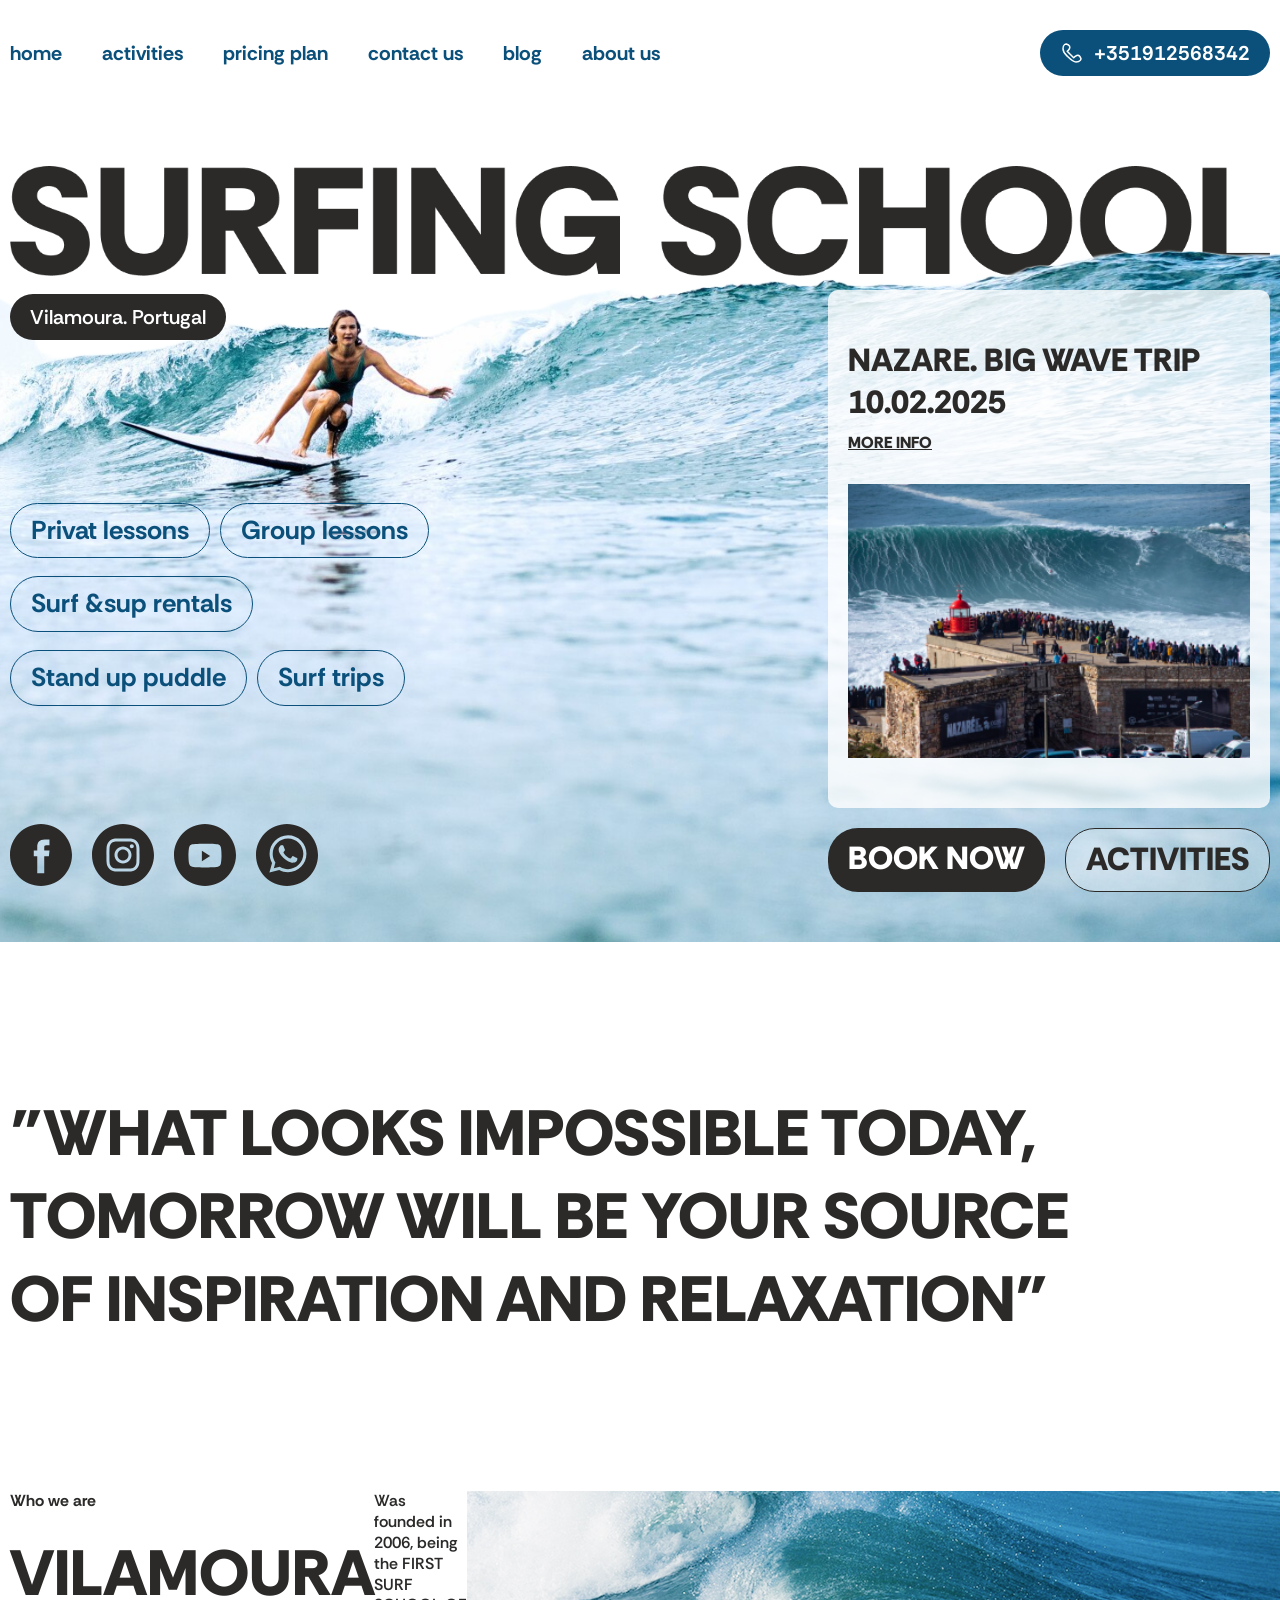
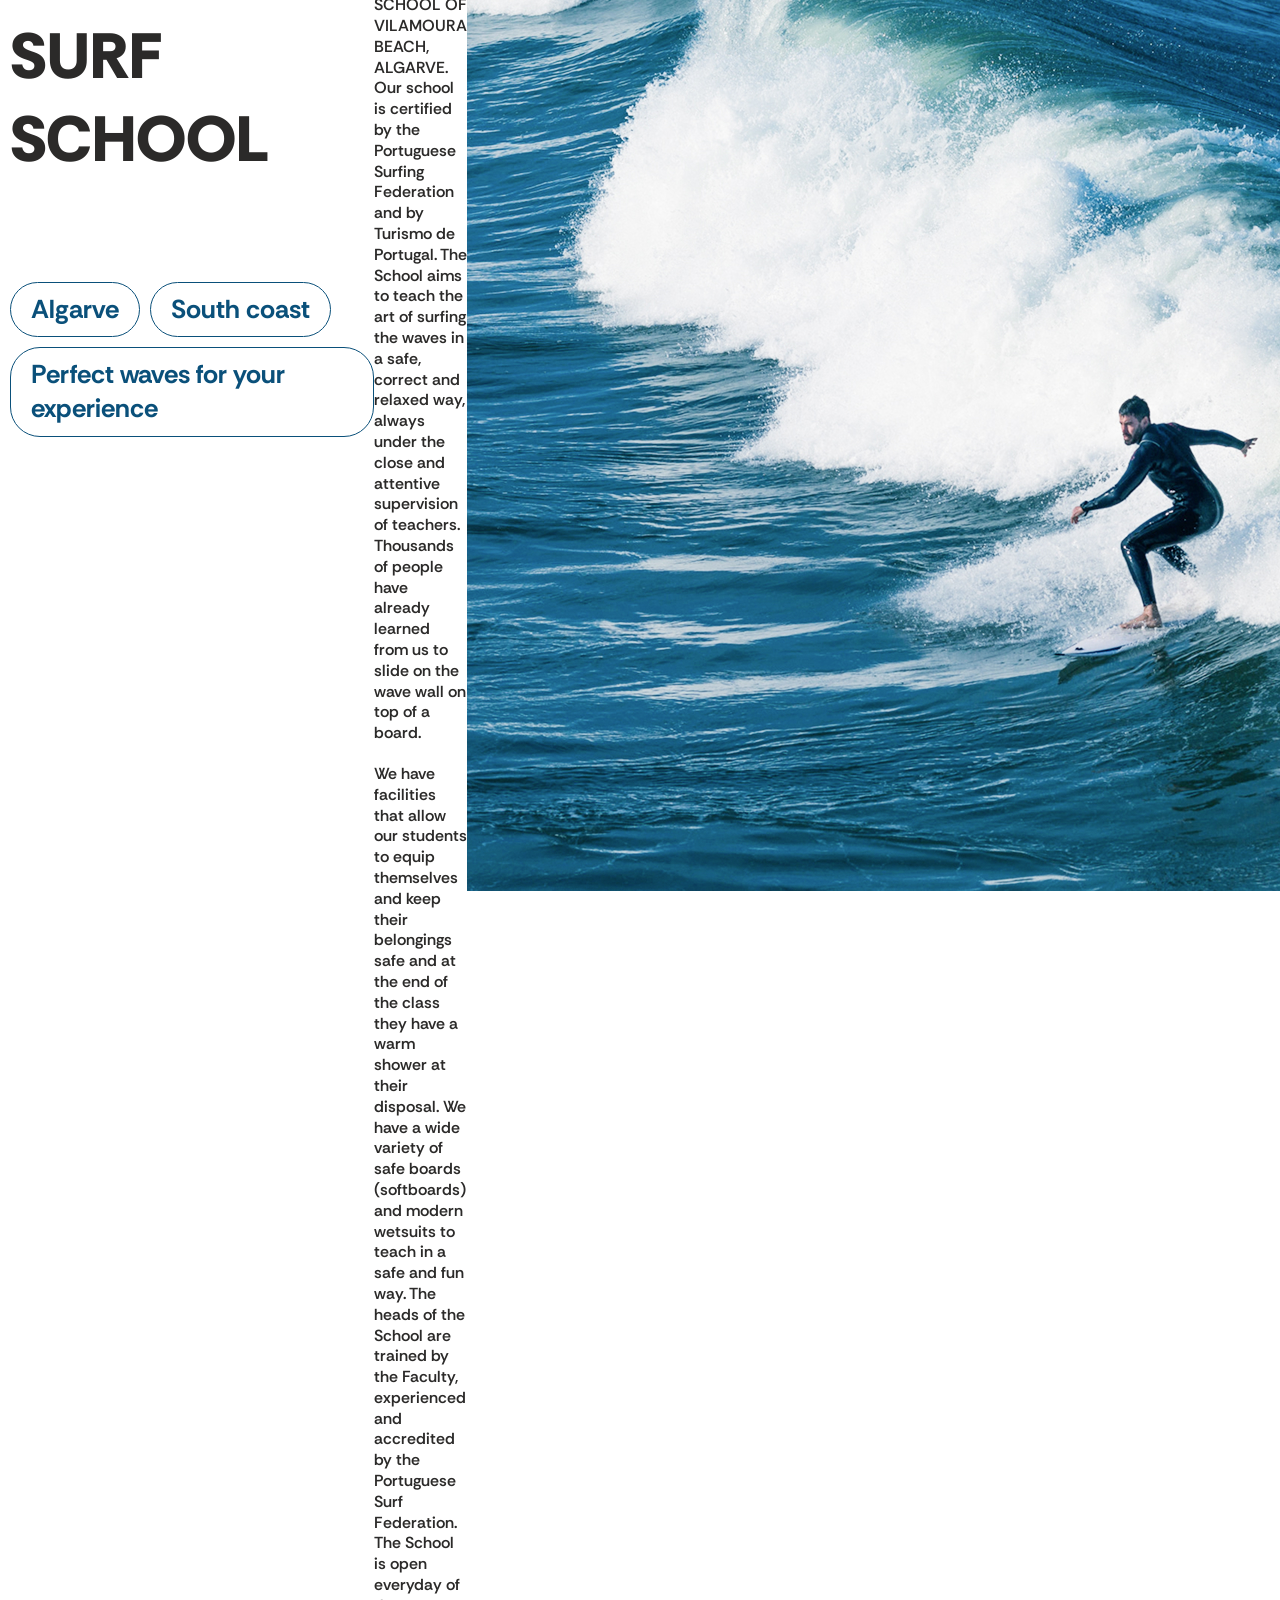
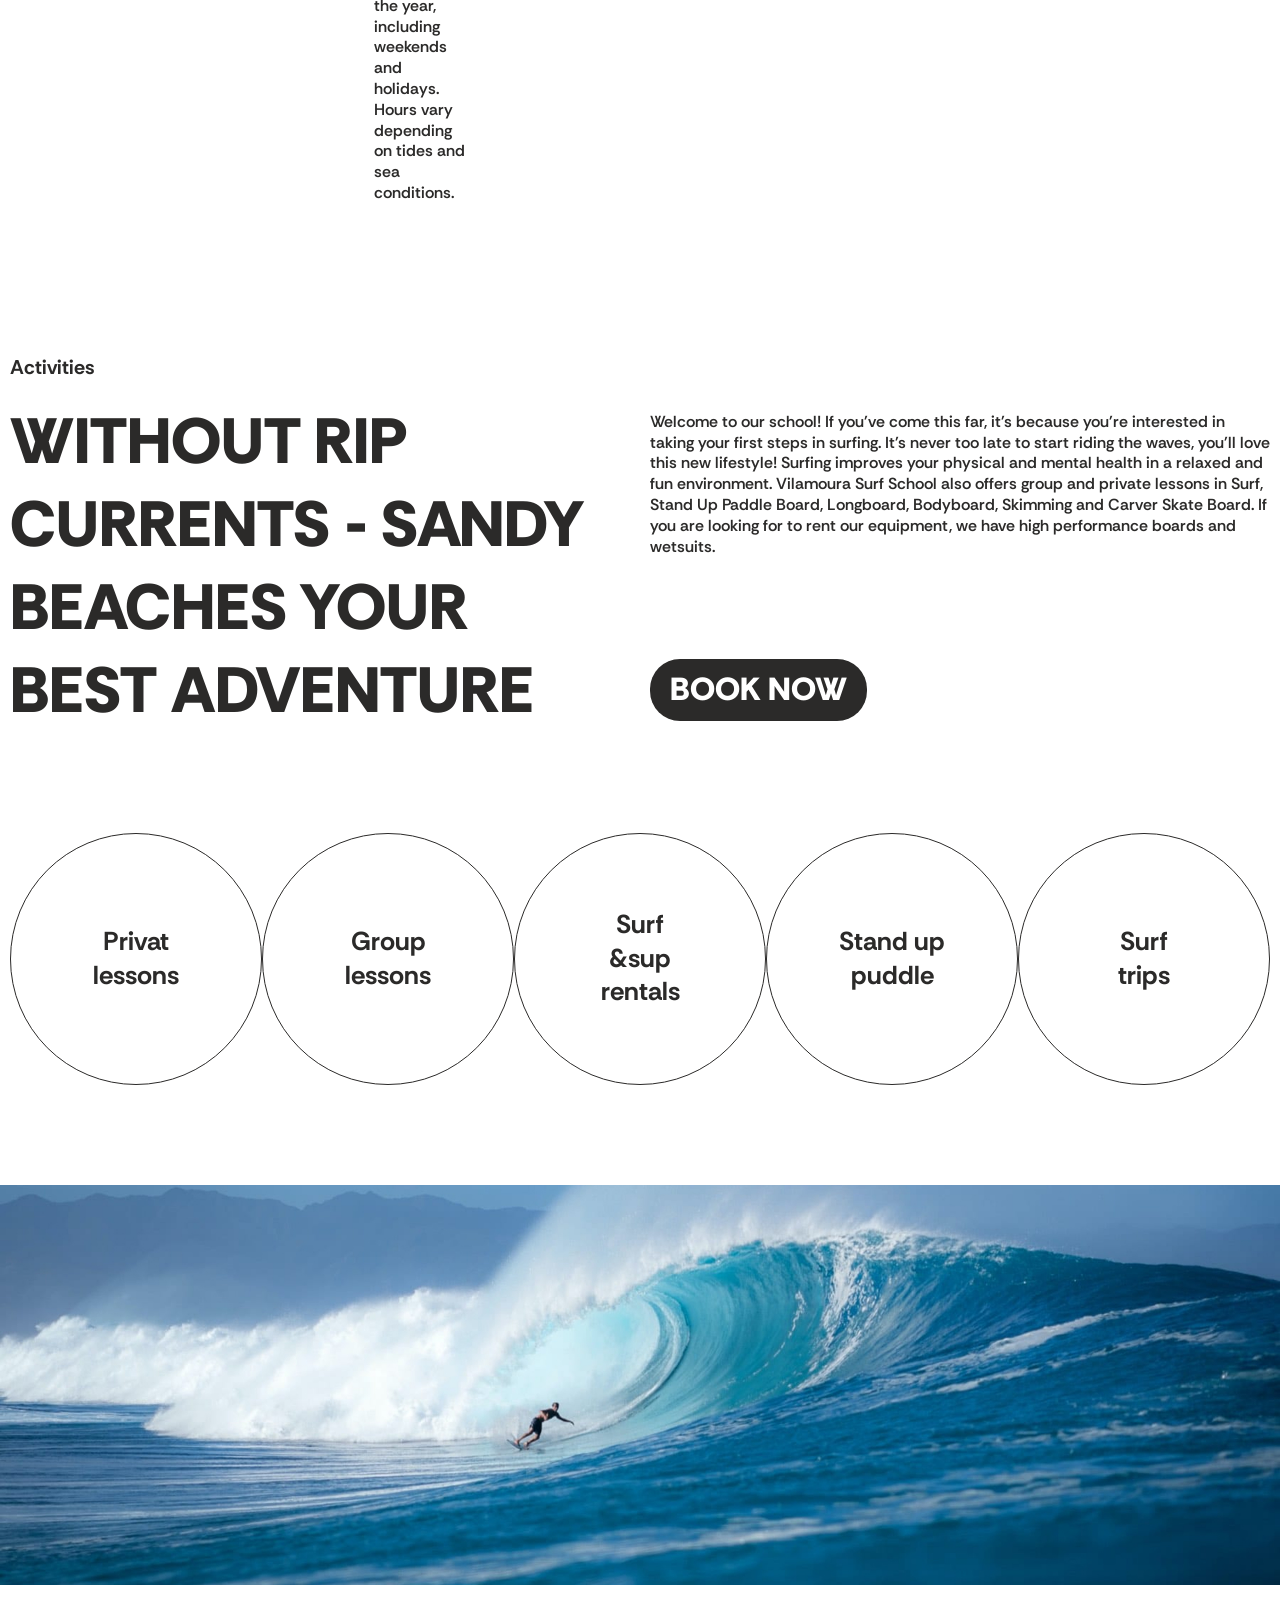
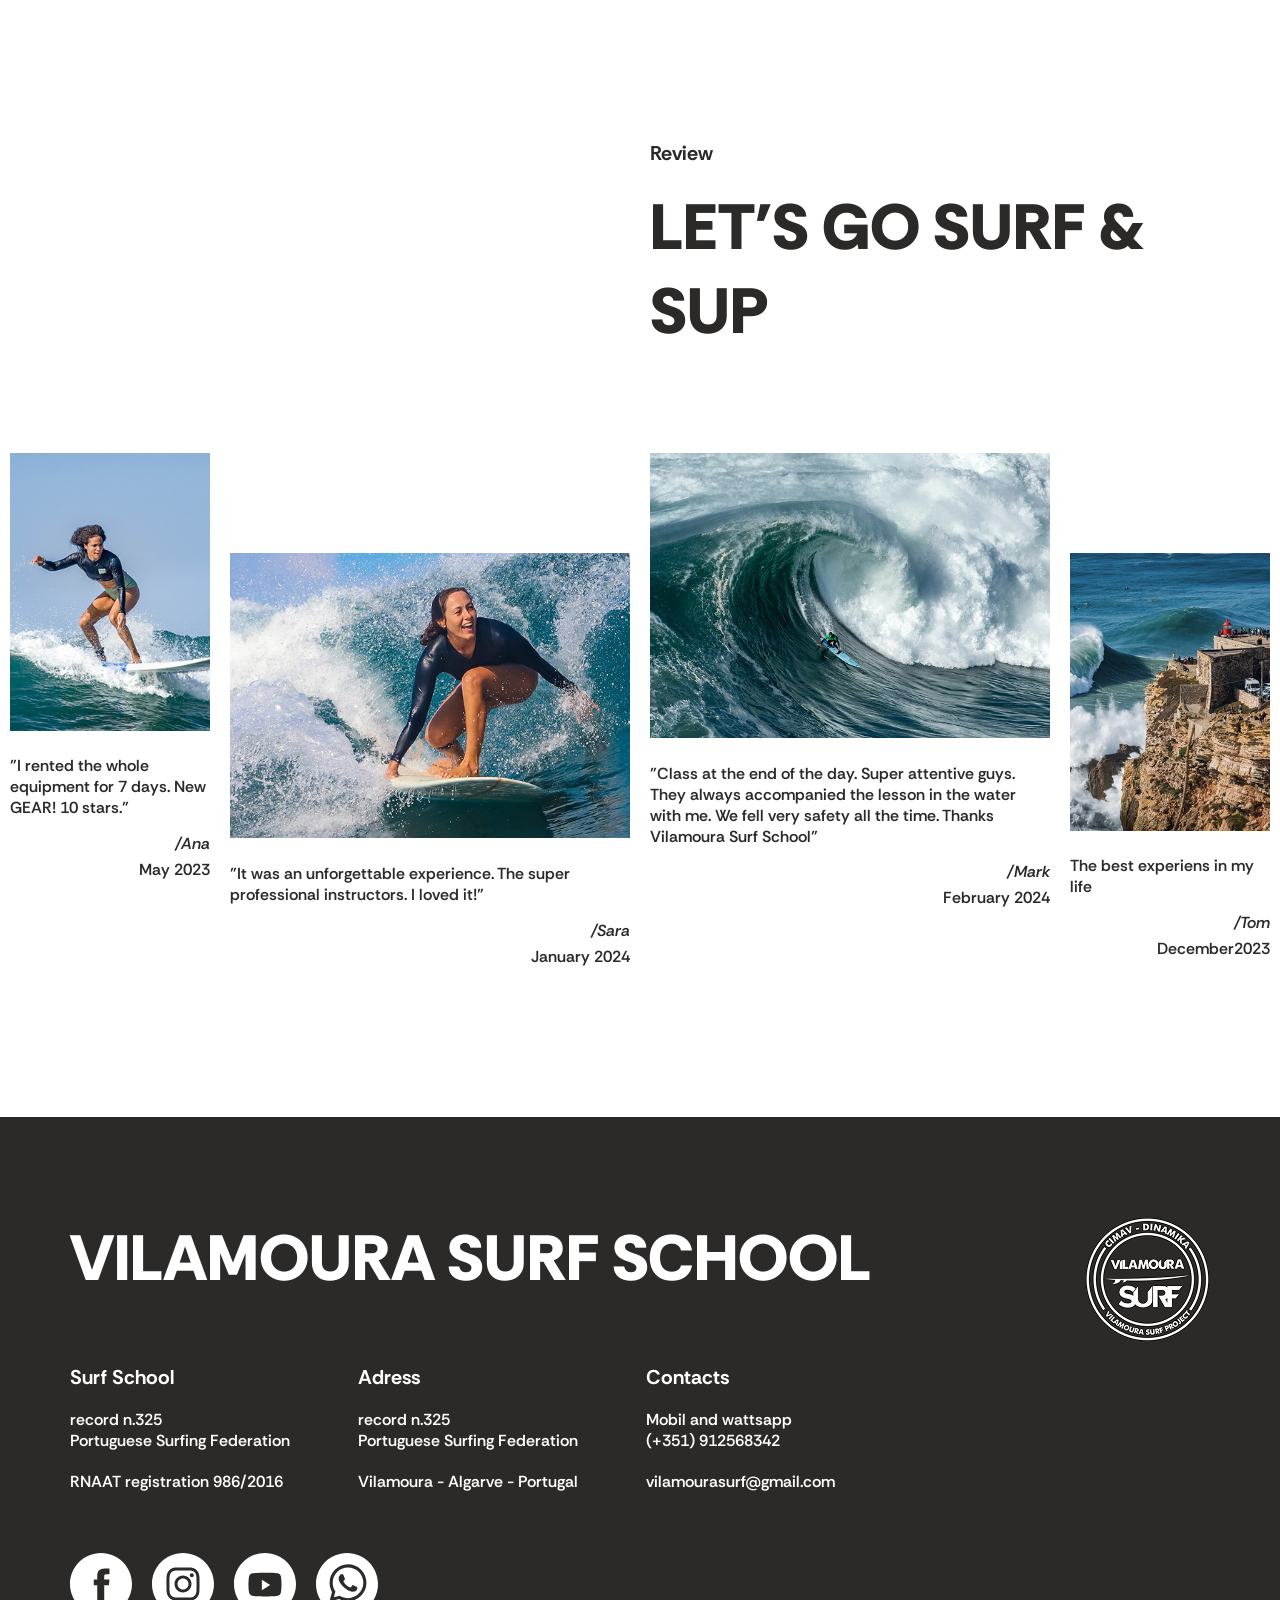
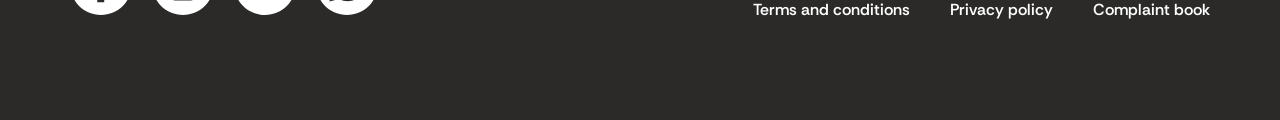
<file: surf/index.html>
<!DOCTYPE html>
<html lang="en">

<head>
  <meta charset="UTF-8">
  <meta name="viewport" content="width=device-width, initial-scale=1.0">
  <title>Document</title>
  <link rel="preconnect" href="https://fonts.googleapis.com">
  <link rel="preconnect" href="https://fonts.gstatic.com" crossorigin>
  <link
    href="https://fonts.googleapis.com/css2?family=Inter:ital,opsz@0,14..32;1,14..32&family=Playfair+Display:ital,wght@0,400..900;1,400..900&family=Rethink+Sans:ital,wght@0,400..800;1,400..800&display=swap"
    rel="stylesheet">
  <link rel="stylesheet" href="css/normalize.css">
  <link rel="stylesheet" href="css/style.css">
</head>

<body>

  <header class="header">
    <div class="container">
      <div class="header__top">
        <nav class="menu">
          <button class="menu__btn">
            <span></span>
            <span></span>
            <span></span>
          </button>
          <ul class="menu__list">
            <li class="menu__item">
              <a href="#" class="menu__link">home</a>
            </li>
            <li class="menu__item">
              <a href="#" class="menu__link">activities</a>
            </li>
            <li class="menu__item">
              <a href="#" class="menu__link">pricing plan</a>
            </li>
            <li class="menu__item">
              <a href="#" class="menu__link">contact us</a>
            </li>
            <li class="menu__item">
              <a href="#" class="menu__link">blog</a>
            </li>
            <li class="menu__item">
              <a href="#" class="menu__link">about us</a>
            </li>
          </ul>
        </nav>
        <a href="tel:+351912568342" class="header__phone">
          <img src="images/phone-ico.svg" alt="">
          +351912568342
        </a>
      </div>
      <img class="title-img" src="images/title.png" alt="">
      <h2 class="title visually-hidden">Surfing school</h2>
      <p class="title-text">Vilamoura. Portugal</p>
      <div class="header__content">
        <div class="header__info">
          <ul class="header__info-list">
            <li class="header__info-item">
              <h4>Privat lessons</h4>
            </li>
            <li class="header__info-item">
              <h4>Group lessons</h4>
            </li>
            <li class="header__info-item">
              <h4>Surf &sup rentals</h4>
            </li>
            <li class="header__info-item">
              <h4>Stand up puddle</h4>
            </li>
            <li class="header__info-item">
              <h4>Surf trips</h4>
            </li>
          </ul>
          <div class="header__social">
            <ul class="social-list">
              <li class="social-item">
                <a href="#" class="header__social-link">
                  <img src="images/facebook.svg" alt="">
                </a>
              </li>
              <li class="social-item">
                <a href="#" class="social-link">
                  <img src="images/instagram.svg" alt="">
                </a>
              </li>
              <li class="social-item">
                <a href="#" class="social-link">
                  <img src="images/youtube.svg" alt="">
                </a>
              </li>
              <li class="social-item">
                <a href="#" class="social-link">
                  <img src="images/whatsapp.svg" alt="">
                </a>
              </li>
            </ul>
          </div>
        </div>
        <div class="header__news">
          <div class="header__news-box">
            <h3 class="header__news-title">NAZARE. BIG WAvE TRIP</h3>
            <time class="header__news-time" datetime="2025-02-10">10.02.2025</time>
            <a href="#" class="header__news-link">more info</a>
            <img class="header__news-img" src="images/news.jpg" alt="">
          </div>
          <div class="header__buttons">
            <a class="buttons-book" href="#">book now</a>
            <a class="header__buttons-activities" href="#">activities</a>
          </div>
        </div>
      </div>
    </div>
    </div>
  </header>

  <div class="container">
    <p class="text">"WHAT LOOKS IMPOSSIBLE TODAY,
      TOMORROW WILL BE YOUR SOURCE OF INSPIRATION AND RELAXATION"
    </p>
  </div>
  <section class="about">
    <div class="container">
      <div class="about__inner">
        <div class="about__content">
          <p class="about__subtitle">Who we are</p>
          <h2 class="about__title">VILAMOURA SURF SCHOOL</h2>
          <div class="about__list">
            <li class="about__item">
              <h4>Algarve</h4>
            </li>
            <li class="about__item">
              <h4>South coast</h4>
            </li>
            <li class="about__item">
              <h4>Perfect waves for your experience</h4>
            </li>
          </div>
        </div>
        <div class="about__text">
          <p>
            Was founded in 2006, being the FIRST SURF SCHOOL OF VILAMOURA BEACH, ALGARVE. Our school is certified by
            the Portuguese Surfing Federation and by Turismo de Portugal. The School aims to teach the art of surfing
            the waves in a safe, correct and relaxed way, always under the close and attentive supervision of teachers.
            Thousands of people have already learned from us to slide on the wave wall on top of a board.
          </p>
          <p>
            We have facilities that allow our students to equip themselves and keep their belongings safe and at the end
            of the class they have a warm shower at their disposal. We have a wide variety of safe boards (softboards)
            and modern wetsuits to teach in a safe and fun way.
            The heads of the School are trained by the Faculty, experienced and accredited by the Portuguese Surf
            Federation. The School is open everyday of the year, including weekends and holidays. Hours vary depending
            on tides and sea conditions.
          </p>
        </div>
        <div class="about__img">
          <img src="images/about.jpg" alt="">
          <a href="#" class="about__link">activities</a>
        </div>
      </div>
    </div>
  </section>

  <section class="activities">
    <div class="container">
      <p class="activities__subtitile">Activities</p>
      <div class="activities__info">
        <p class="activities__title">
          without rip currents - SANDY BEACHES
          your best adventure
        </p>
        <h2 class="visually-hidden">activities</h2>
        <div class="activities__text">
          <p>
            Welcome to our school! If you've come this far, it's because you're interested in taking your first steps in
            surfing. It's never too late to start riding the waves, you'll love this new lifestyle! Surfing improves
            your physical and mental health in a relaxed and fun environment.
            Vilamoura Surf School also offers group and private lessons in Surf, Stand Up Paddle Board, Longboard,
            Bodyboard, Skimming and Carver Skate Board. If you are looking for to rent our equipment, we have high
            performance boards and wetsuits.
          </p>
          <a href="#" class="buttons-book">book now</a>
        </div>
      </div>
      <ul class="activities__list">
        <li class="activities__item">
          <h5>Privat lessons</h5>
        </li>
        <li class="activities__item">
          <h5>Group lessons</h5>
        </li>
        <li class="activities__item">
          <h5>Surf &sup rentals</h5>
        </li>
        <li class="activities__item">
          <h5>Stand up puddle</h5>
        </li>
        <li class="activities__item">
          <h5>Surf <br> trips</h5>
        </li>
      </ul>
    </div>
  </section>
  <img class="site-images" src="images/images.jpg" alt="">
  <section class="reviews">
    <div class="container">
      <div class="reviews__top">
        <p class="reviews__subtitle">Review</p>
        <h2 class="reviews__title">
          let's go surf & sup
        </h2>
      </div>
      <div class="reviews__items">
        <div class="reviews__item">
          <img class="reviews__img" src="images/rew-1.jpg" alt="">
          <blockquote class="blockquote">
            <p class="blockquote__text">
              "I rented the whole equipment for 7 days. New GEAR! 10 stars."
            </p>
            <cite class="blockquote__cite">Ana</cite>
            <time class="blockquote__time" datetime="2023-05-01">May 2023</time>
          </blockquote>
        </div>
        <div class="reviews__item">
          <img class="reviews__img" src="images/rew-2.jpg" alt="">
          <blockquote class="blockquote">
            <p class="blockquote__text">
              "It was an unforgettable experience. The super professional instructors.
              I loved it!"
            </p>
            <cite class="blockquote__cite">Sara</cite>
            <time class="blockquote__time" datetime="2024-01-01">January 2024</time>
          </blockquote>
        </div>
        <div class="reviews__item">
          <img class="reviews__img" src="images/rew-3.jpg" alt="">
          <blockquote class="blockquote">
            <p class="blockquote__text">
              "Class at the end of the day. Super attentive guys. They always accompanied the lesson in the water with
              me. We fell very safety all the time. Thanks Vilamoura Surf School"
            </p>
            <cite class="blockquote__cite">Mark</cite>
            <time class="blockquote__time" datetime="2024-02-01">February 2024</time>
          </blockquote>
        </div>
        <div class="reviews__item">
          <img class="reviews__img" src="images/rew-4.jpg" alt="">
          <blockquote class="blockquote">
            <p class="blockquote__text">
              The best experiens in my life
            </p>
            <cite class="blockquote__cite">Tom</cite>
            <time class="blockquote__time" datetime="2023-12-01">December2023</time>
          </blockquote>
        </div>
      </div>
    </div>
  </section>
  <footer class="footer">
    <div class="footer__inner">
      <div class="footer__top">
        <h1 class="footer__title">
          VILAMOURA SURF SCHOOL
        </h1>
        <a href="#" class="footer__logo">
          <img src="images/logo.png" alt="">
        </a>
      </div>
      <div class="footer__info">
        <dl class="footer__info-list">
          <div class="footer__info-item">
            <dt>Surf School</dt>
            <dd>
              <span>record n.325</span>
              Portuguese Surfing Federation
            </dd>
            <dd>RNAAT registration 986/2016</dd>
          </div>
          <div class="footer__info-item">
            <dt>Adress</dt>
            <dd>
              <span>record n.325</span>
              Portuguese Surfing Federation
            </dd>
            <dd>Vilamoura - Algarve - Portugal</dd>
          </div>
          <div class="footer__info-item">
            <dt>Contacts</dt>
            <dd>
              <span>Mobil and wattsapp</span>
              <a href="tel: +351912568342">
                (+351) 912568342
              </a>
            </dd>
            </dd>
            <a href="mailto:vilamourasurf@gmail.com">
              vilamourasurf@gmail.com
            </a>
            </dd>
          </div>
        </dl>
      </div>
      <div class="footer__bottom">


        <ul class="social-list">
          <li class="social-item">
            <a href="#" class="header__social-link">
              <img src="images/facebook-w.svg" alt="">
            </a>
          </li>
          <li class="social-item">
            <a href="#" class="social-link">
              <img src="images/instagram-w.svg" alt="">
            </a>
          </li>
          <li class="social-item">
            <a href="#" class="social-link">
              <img src="images/youtube-w.svg" alt="">
            </a>
          </li>
          <li class="social-item">
            <a href="#" class="social-link">
              <img src="images/whatsapp-w.svg" alt="">
            </a>
          </li>
        </ul>
        <ul class="footer__nav">
          <li class="footer__nav-item">
            <a href="#" class="footer__nav-link">Terms and conditions</a>
          </li>
          <li class="footer__nav-item">
            <a href="#" class="footer__nav-link">Privacy policy</a>
          </li>
          <li class="footer__nav-item">
            <a href="#" class="footer__nav-link">Complaint book</a>
          </li>
        </ul>
      </div>
    </div>
  </footer>


  <script src="js/main.js"></script>

</body>

</html>
</file>
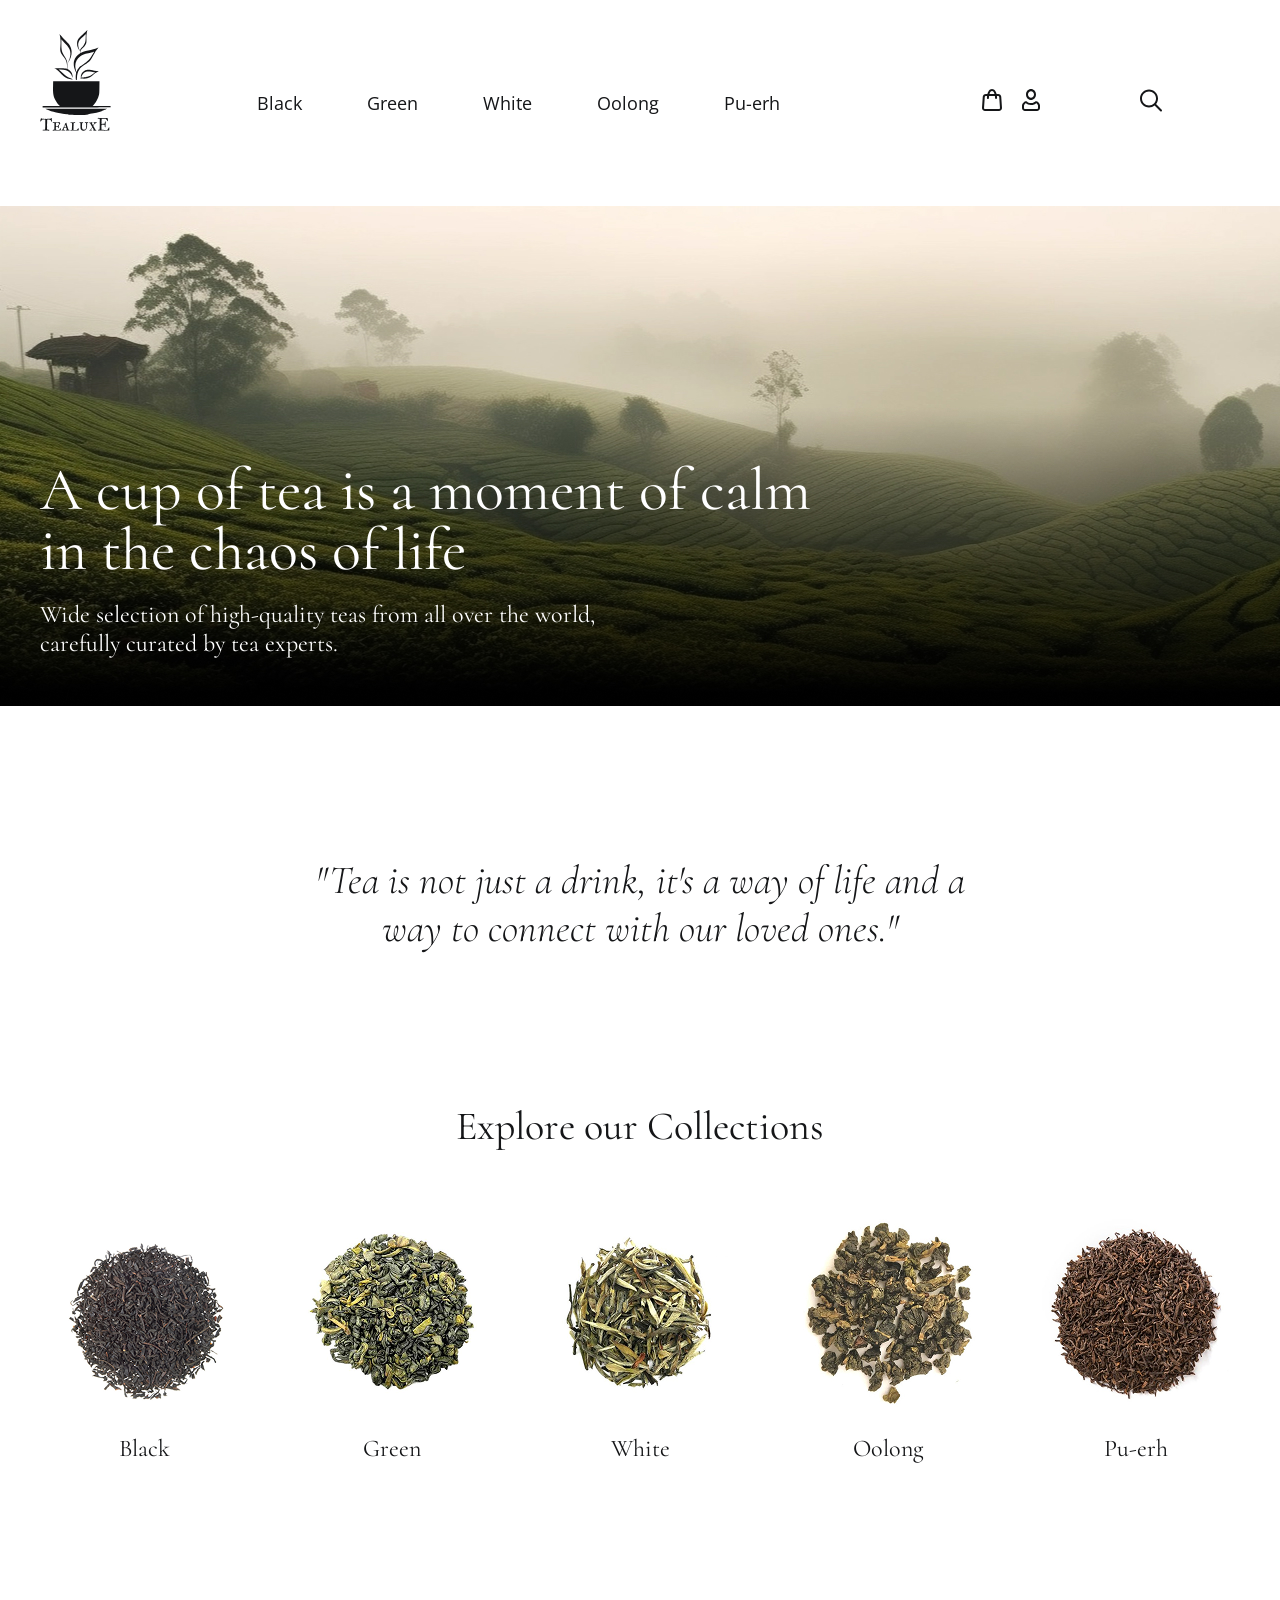
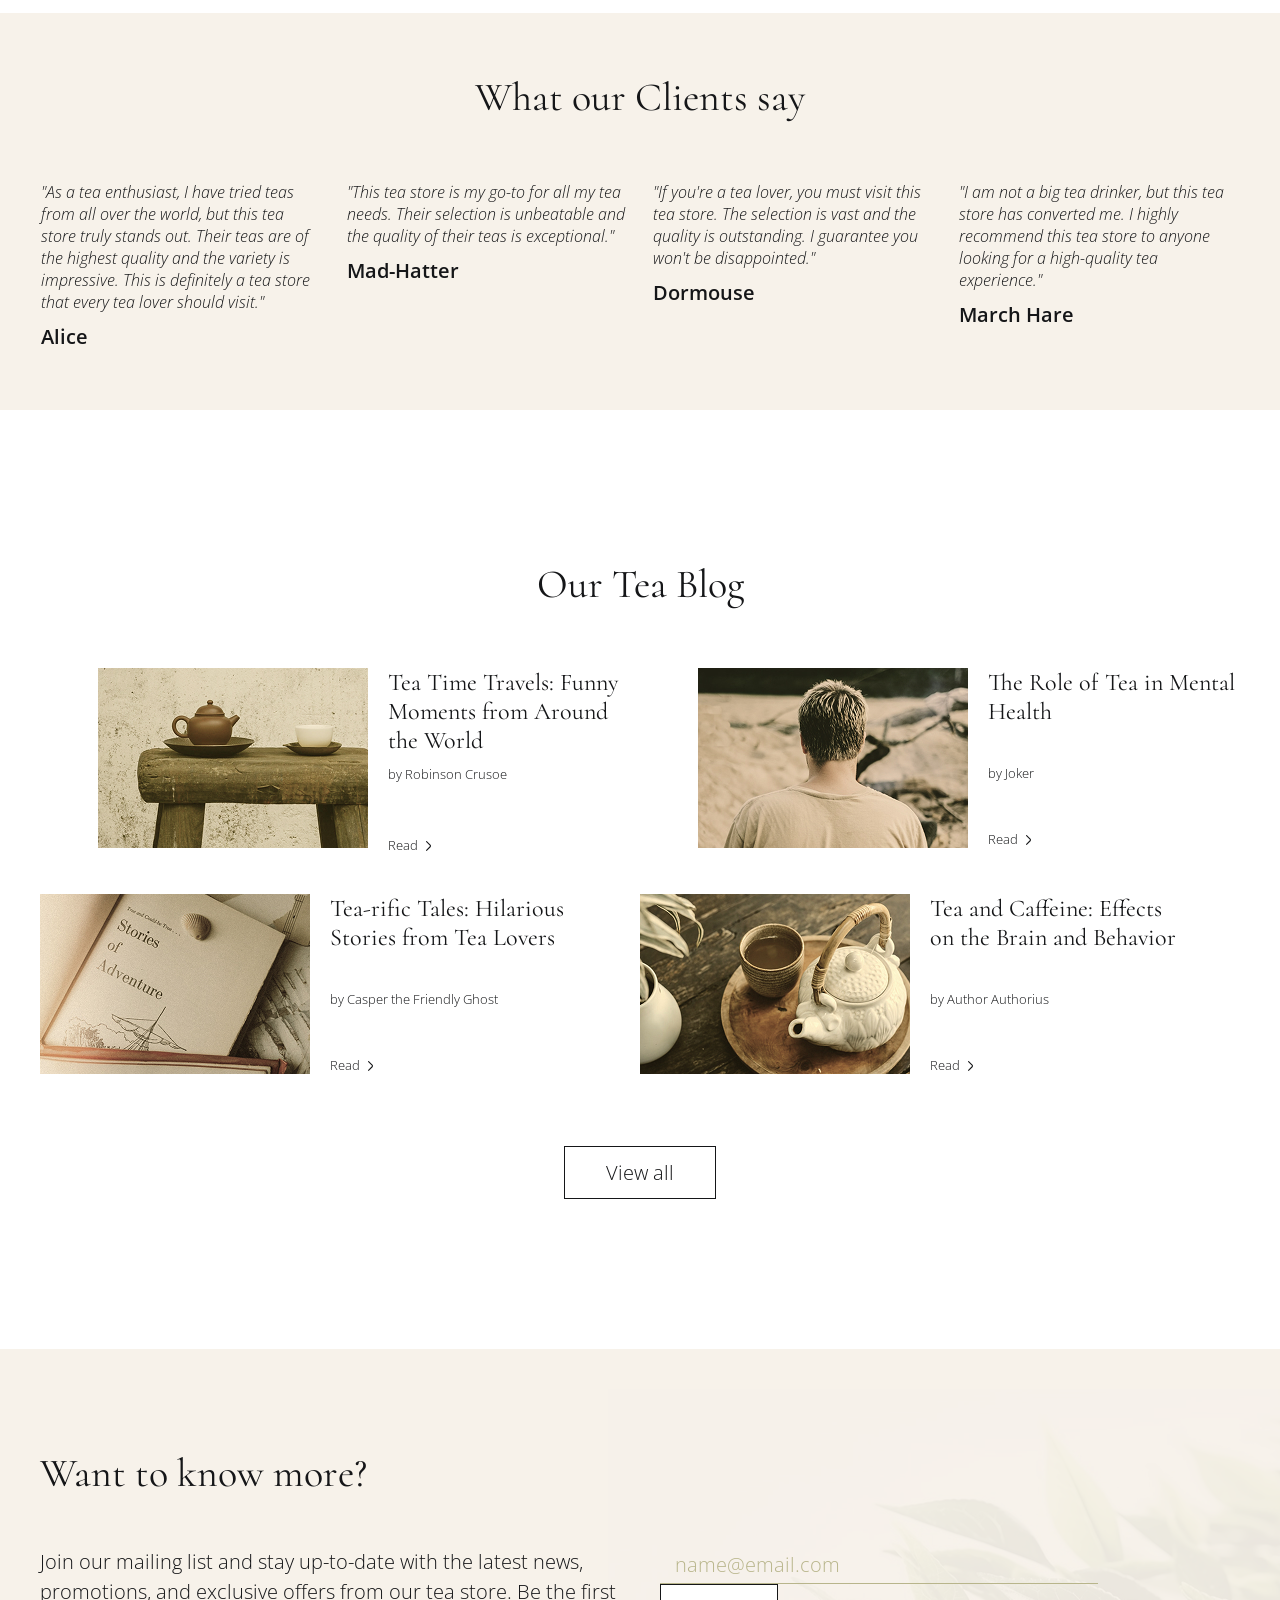
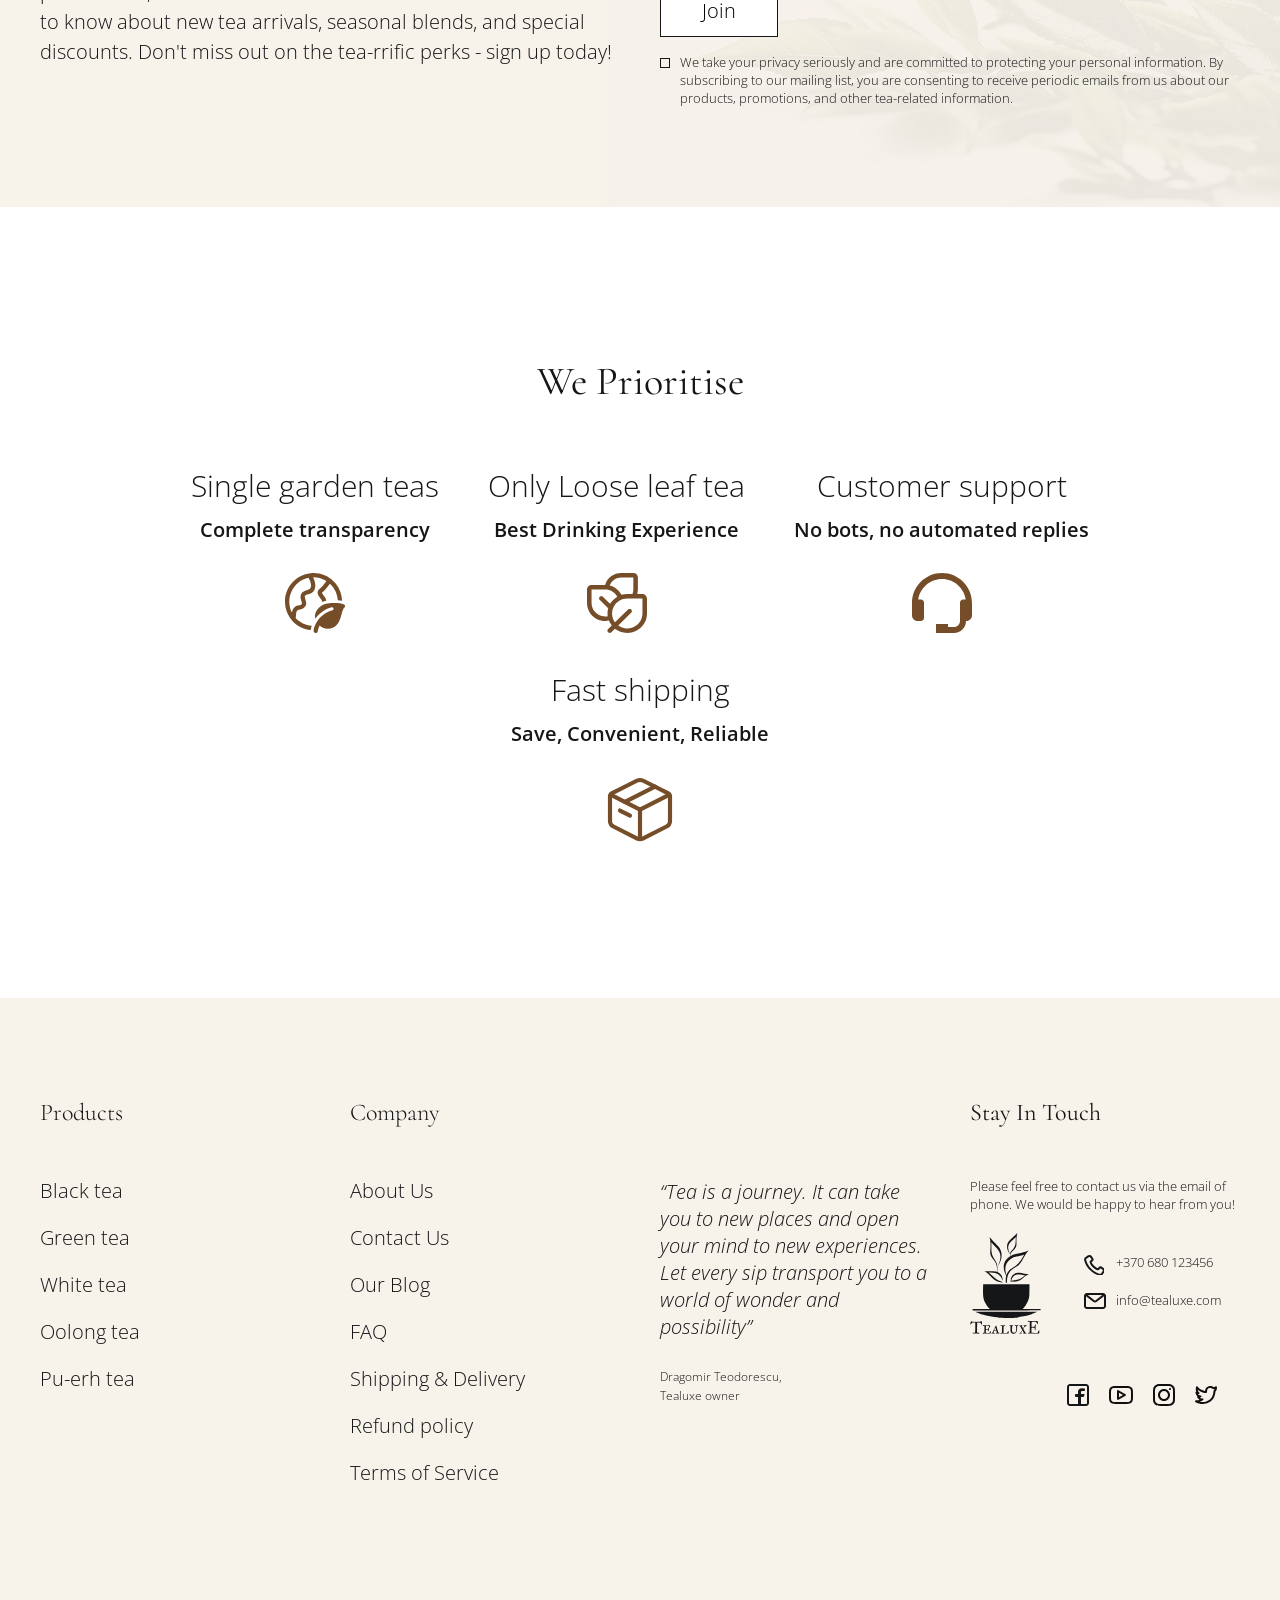
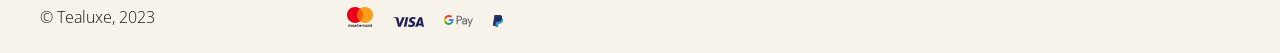
<file: tea/index.html>
<!DOCTYPE html>
<html lang="en">

<head>
  <meta charset="UTF-8">
  <meta name="viewport" content="width=device-width, initial-scale=1.0">
  <title>tea</title>
  <link rel="preconnect" href="https://fonts.googleapis.com">
  <link rel="preconnect" href="https://fonts.gstatic.com" crossorigin>
  <link
    href="https://fonts.googleapis.com/css2?family=Cormorant:ital,wght@0,300..700;1,300..700&family=Open+Sans:ital,wght@0,300..800;1,300..800&display=swap"
    rel="stylesheet">
  <link rel="stylesheet" href="css/reset.css">
  <link rel="stylesheet" href="css/style.css">
</head>

<body>
  
  <div class="wrapper">
  <header class="header">
    <div class="menu--close"></div>
    <div class="container">
      <div class="header__inner">
        <a class="logo" href="#">
          <img src="images/logo.svg" alt="TealuxE">
        </a>
        <nav class="menu">
          <button class="menu__btn">
            <span></span>
            <span></span>
            <span></span>
            <span></span>
          </button>
          <ul class="menu__list">
            <li class="menu__close">
              <button class="menu__close-btn">
                <img src="images/close.svg" alt="">
              </button>
            </li>
            <li class="menu__item">
              <a href="#" class="menu__link">Black</a>
            </li>
            <li class="menu__item">
              <a href="#" class="menu__link">Green</a>
            </li>
            <li class="menu__item">
              <a href="#" class="menu__link">White</a>
            </li>
            <li class="menu__item">
              <a href="#" class="menu__link">Oolong</a>
            </li>
            <li class="menu__item">
              <a href="#" class="menu__link">Pu-erh</a>
            </li>
            <li class="mobile__nav">
              <ul class="mobile__menu">
                <li class="mobile-menu__item">
                  <a href="#" class="mobile__menu-link">Contact Us</a>
                </li>
                <li class="mobile-menu__item">
                  <a href="#" class="mobile__menu-link">Our Blog</a>
                </li>
                <li class="mobile-menu__item">
                  <a href="#" class="mobile__menu-link">Shipping and Delivery</a>
                </li>
              </ul>
              <ul class="mobile__actions">
                <li class="mobile-actions__item">
                  <a href="#" class="mobile-actions__link">
                    <img src="images/cart.svg" alt="">
                  </a>
                </li>
                <li class="mobile-actions__item">
                  <a href="#" class="mobile-actions__link">
                    <img src="images/user.svg" alt="">
                  </a>
                </li>
                <li class="mobile-actions__item">
                  <a href="#" class="mobile-actions__link">
                    <img src="images/search.svg" alt="">
                </li>
              </ul>
            </li>
          </ul>
        </nav>
        <ul class="user-actions">
          <li class="user-actions__item">
            <a href="#" class="user-actions__link">
              <img src="images/cart.svg" alt="">
            </a>
          </li>
          <li class="user-actions__item">
            <a href="#" class="user-actions__link">
              <img src="images/user.svg" alt="">
            </a>
          </li>
          <li class="user-actions__item user-actions__item-search">
            <a href="#" class="user-actions__link">
              <img src="images/search.svg" alt="">
              <!-- <search>
              <form action="">
                <input type="search">
                <button type="submit"></button>
              </form>
            </search> -->
          </li>
        </ul>
      </div>
    </div>
  </header>
  <main class="main">
    <section class="top">
      <div class="container">
        <div class="top__inner">
          <h1 class="top__title">A cup of tea is a moment of calm in the chaos of life</h1>
          <p class="top__text">Wide selection of high-quality teas from all over the world, carefully curated by tea
            experts.</p>
        </div>
      </div>
    </section>
    <blockquote class="blockquote">
      <p class="blockquote__text">
        "Tea is not just a drink, it's a way of life and a way to connect with our loved ones."
      </p>
    </blockquote>
    <section class="assortment">
      <div class="container">
        <h2 class="title assortment__title">Explore our Collections</h2>
        <ul class="assortment__list">
          <li class="assortment__item">
            <img src="images/black.jpg" alt="" class="assortment__img">
            <p class="assortment__name">Black</p>
          </li>
          <li class="assortment__item">
            <img src="images/green.jpg" alt="" class="assortment__img">
            <p class="assortment__name">Green</p>
          </li>
          <li class="assortment__item">
            <img src="images/white.jpg" alt="" class="assortment__img">
            <p class="assortment__name">White</p>
          </li>
          <li class="assortment__item">
            <img src="images/oolong.jpg" alt="" class="assortment__img">
            <p class="assortment__name">Oolong</p>
          </li>
          <li class="assortment__item">
            <img src="images/pu-erh.jpg" alt="" class="assortment__img">
            <p class="assortment__name">Pu-erh</p>
          </li>
        </ul>
      </div>
    </section>
    <section class="reviews">
      <div class="container">
        <h2 class="title">
          What our Clients say
        </h2>
        <ul class="reviews__list">
          <li class="reviews__item">
            <blockquote>
              <p class="reviews__text">
                "As a tea enthusiast, I have tried teas from all over the world, but this tea store truly stands out.
                Their teas are of the highest quality and the variety is impressive. This is definitely a tea store that
                every tea lover should visit."
              </p>
              <cite class="reviews__name">Alice</cite>
            </blockquote>
          </li>
          <li class="reviews__item">
            <blockquote>
              <p class="reviews__text">
                "This tea store is my go-to for all my tea needs. Their selection is unbeatable and the quality of their
                teas is exceptional."
              </p>
              <cite class="reviews__name">Mad-Hatter</cite>
            </blockquote>
          </li>
          <li class="reviews__item">
            <blockquote>
              <p class="reviews__text">
                "If you're a tea lover, you must visit this tea store. The selection is vast and the quality is
                outstanding. I guarantee you won't be disappointed."
              </p>
              <cite class="reviews__name">Dormouse</cite>
            </blockquote>
          </li>
          <li class="reviews__item">
            <blockquote>
              <p class="reviews__text">
                "I am not a big tea drinker, but this tea store has converted me. I highly recommend this tea store to
                anyone looking for a high-quality tea experience."
              </p>
              <cite class="reviews__name">March Hare</cite>
            </blockquote>
          </li>
        </ul>
      </div>
    </section>
    <section class="main-blog">
      <div class="container">
        <h2 class="title">Our Tea Blog</h2>
        <ul class="main-blog__list">
          <li class="main-blog__item">
            <img src="images/blog-1.jpg" alt="" class="main-blog__item-img">
            <div class="main-blog__item-content">
              <h3 class="main-blog__item-title">
                Tea Time Travels: Funny Moments from Around the World
              </h3>
              <a href="#" class="main-blog__item-author">by Robinson Crusoe</a>
              <a href="#" class="main-blog__item-link">Read</a>
            </div>
          </li>
          <li class="main-blog__item">
            <img src="images/blog-3.jpg" alt="" class="main-blog__item-img">
            <div class="main-blog__item-content">
              <h3 class="main-blog__item-title">
                The Role of Tea in Mental Health
              </h3>
              <a href="#" class="main-blog__item-author">
                by Joker
              </a>
              <a href="#" class="main-blog__item-link">Read</a>
            </div>
          </li>
          <li class="main-blog__item">
            <img src="images/blog-2.jpg" alt="" class="main-blog__item-img">
            <div class="main-blog__item-content">
              <h3 class="main-blog__item-title">
                Tea-rific Tales: Hilarious Stories from Tea Lovers
              </h3>
              <a href="#" class="main-blog__item-author">by Casper the Friendly Ghost</a>
              <a href="#" class="main-blog__item-link">Read</a>
            </div>
          </li>
          <li class="main-blog__item">
            <img src="images/blog-4.jpg" alt="" class="main-blog__item-img">
            <div class="main-blog__item-content">
              <h3 class="main-blog__item-title">
                Tea and Caffeine: Effects on the Brain and Behavior
              </h3>
              <a href="#" class="main-blog__item-author">by Author Authorius</a>
              <a href="#" class="main-blog__item-link">Read</a>
            </div>
          </li>
        </ul>
        <a href="#" class="main-blog__link">View all</a>
      </div>
    </section>
    <section class="mailing-list">
      <div class="container">
        <h2 class="title mailing-list__title">Want to know more?</h2>
        <div class="mailing-list__inner">
          <p class="mailing-list__text">
            Join our mailing list and stay up-to-date with the latest news, promotions, and exclusive offers from our
            tea store. Be the first to know about new tea arrivals, seasonal blends, and special discounts. Don't miss
            out on the tea-rrific perks - sign up today!
          </p>
          <form action="#" class="mailing-list__form">
            <input class="mailing-list__email" type="email" placeholder="name@email.com">
            <button class="mailing-list__btn" type="submit">Join</button>
            <label class="mailing-list__label">
              <input class="checkbox" type="checkbox" name="" id="">
              <span class="checkbox-style"></span>
              <p class="checkbox__text">
                We take your privacy seriously and are committed to protecting your personal information. By subscribing
                to our mailing list, you are consenting to receive periodic emails from us about our products,
                promotions, and other tea-related information.
              </p>
            </label>
          </form>
        </div>
      </div>
    </section>
    <section class="prioritise">
      <div class="container">
        <h2 class="title">We Prioritise</h2>
        <ul class="prioritise__list">
          <li class="prioritise__item">
            <h4 class="prioritise__title">Single garden teas</h4>
            <p class="prioritise__text">Complete transparency</p>
            <img src="images/prioritise-1.svg" alt="">
          </li>
          <li class="prioritise__item">
            <h4 class="prioritise__title">Only Loose leaf tea</h4>
            <p class="prioritise__text">Best Drinking Experience</p>
            <img src="images/prioritise-2.svg" alt="">
          </li>
          <li class="prioritise__item">
            <h4 class="prioritise__title">Customer support</h4>
            <p class="prioritise__text">No bots, no automated replies</p>
            <img src="images/prioritise-3.svg" alt="">
          </li>
          <li class="prioritise__item">
            <h4 class="prioritise__title">Fast shipping</h4>
            <p class="prioritise__text">Save, Convenient, Reliable</p>
            <img src="images/prioritise-4.svg" alt="">
          </li>
        </ul>
      </div>
    </section>
  </main>
  <footer class="footer">
    <div class="container">
      <div class="footer__inner">
        <ul class="footer__products">
          <li class="footer__products-title">
            Products
          </li>
          <li class="footer__products-item">
            <a href="#" class="footer__products-link">Black tea</a>
          </li>
          <li class="footer__products-item">
            <a href="#" class="footer__products-link">Green tea</a>
          </li>
          <li class="footer__products-item">
            <a href="#" class="footer__products-link">White tea</a>
          </li>
          <li class="footer__products-item">
            <a href="#" class="footer__products-link">Oolong tea</a>
          </li>
          <li class="footer__products-item">
            <a href="#" class="footer__products-link">Pu-erh tea</a>
          </li>
        </ul>
        <ul class="footer__company">
          <li class="footer__company-title">
            Company
          </li>
          <li class="footer__company-item">
            <a href="#" class="footer__company-link">About Us</a>
          </li>
          <li class="footer__company-item">
            <a href="#" class="footer__company-link">Contact Us</a>
          </li>
          <li class="footer__company-item">
            <a href="#" class="footer__company-link">Our Blog</a>
          </li>
          <li class="footer__company-item">
            <a href="#" class="footer__company-link">FAQ</a>
          </li>
          <li class="footer__company-item">
            <a href="#" class="footer__company-link">Shipping & Delivery</a>
          </li>
          <li class="footer__company-item">
            <a href="#" class="footer__company-link">Refund policy</a>
          </li>
          <li class="footer__company-item">
            <a href="#" class="footer__company-link">Terms of Service</a>
          </li>
        </ul>
        <blockquote class="footer__blockquote">
          <p class="footer__blockquote-text">“Tea is a journey. It can
            take you to new places and open your mind to
            new experiences. Let every sip transport you
            to a world of wonder and possibility”</p>
          <cite class="footer__blockquote-author">
            Dragomir Teodorescu,
            <span>Tealuxe owner</span>
          </cite>
        </blockquote>
        <div class="footer__contacts">
          <h5 class="footer__contacts-title">
            Stay In Touch
          </h5>
          <p class="footer__contacts-text">
            Please feel free to contact us via the email of phone. We would be happy to hear from you!
          </p>
          <ul class="footer__nav">
            <li class="footer__nav-logo">
              <a href="#" class="footer__logo">
                <img src="images/logo.svg" alt="">
              </a>
            </li>
            <li class="footer__nav-contacts">
              <a class="footer__nav-phone" href="tel:+370680123456">+370 680 123456</a>
              <a class="footer__nav-email" href="mailto:info@tealuxe.com">info@tealuxe.com</a>
            </li>
            <li class="footer__social">
              <ul class="footer__social-list">
                <li class="footer__social-item">
                  <a href="#" class="footer__social-link">
                    <img src="images/facebook.svg" alt="">
                  </a>
                </li>
                <li class="footer__social-item">
                  <a href="#" class="footer__social-link">
                    <img src="images/youtube.svg" alt="">
                  </a>
                </li>
                <li class="footer__social-item">
                  <a href="#" class="footer__social-link">
                    <img src="images/instagram.svg" alt="">
                  </a>
                </li>
                <li class="footer__social-item">
                  <a href="#" class="footer__social-link">
                    <img src="images/twitter.svg" alt="">
                  </a>
                </li>
              </ul>
          </ul>
          </li>
        </div>
      </div>
      <div class="footer__bottom">
        <p class="footer__copy">© Tealuxe, 2023</p>
        <ul class="partners-logo">
          <li class="partners-logo__item">
            <img src="images/partners-1.svg" alt="">
          </li>
          <li class="partners-logo__item">
            <img src="images/partners-2.svg" alt="">
          </li>
          <li class="partners-logo__item">
            <img src="images/partners-3.svg" alt="">
          </li>
          <li class="partners-logo__item">
            <img src="images/partners-4.svg" alt="">
          </li>
        </ul>
      </div>
    </div>
  </footer>
</div>
  <script src="js/main.js"></script>
</body>

</html>
</file>
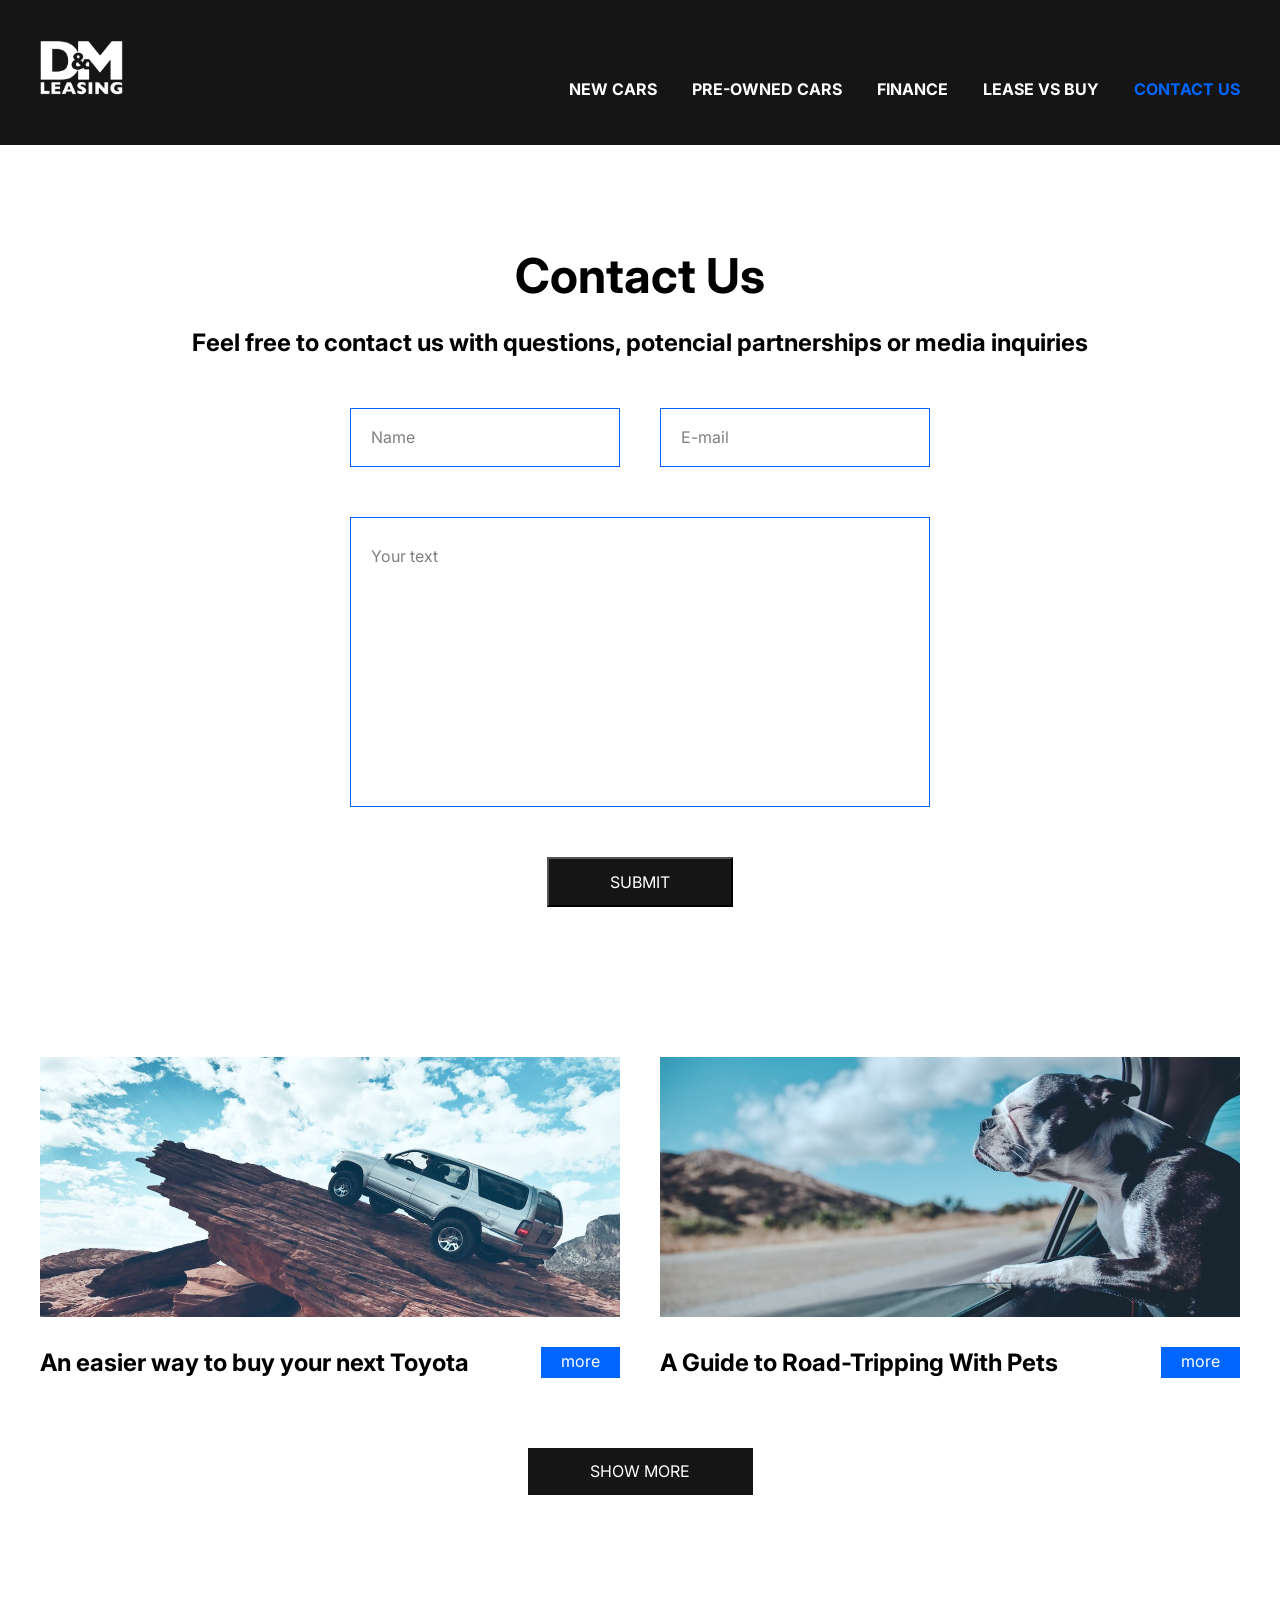
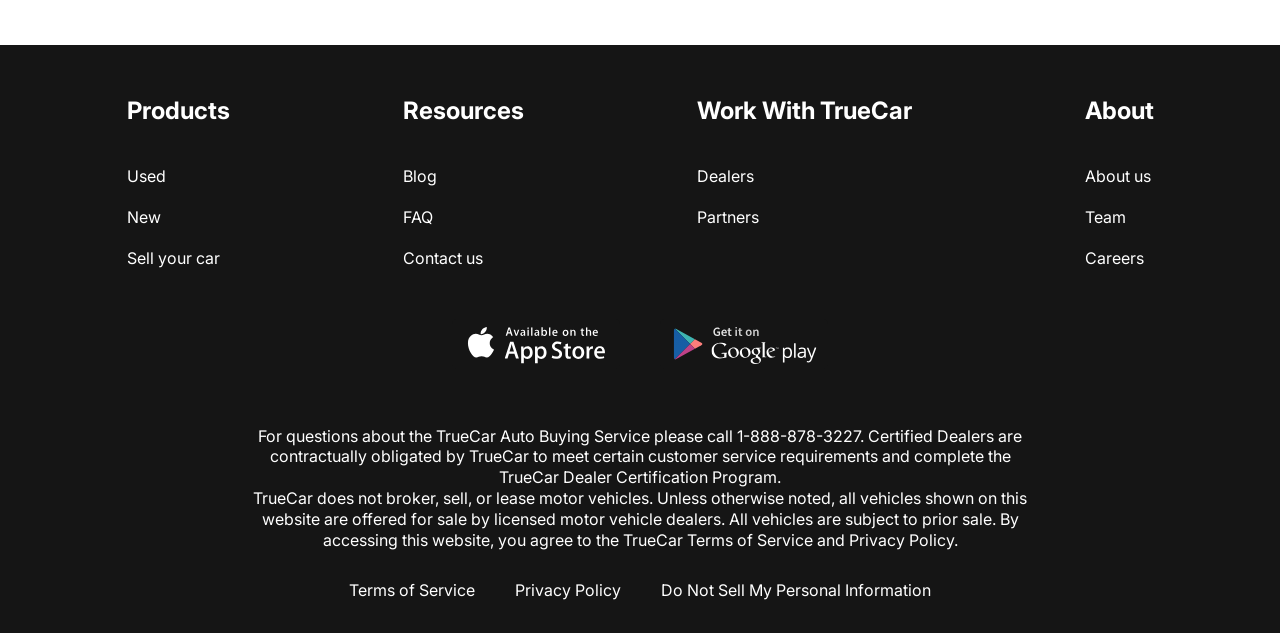
<file: lease cars/contacts.html>
<!DOCTYPE html>
<html lang="en">

<head>
  <meta charset="UTF-8">
  <meta name="viewport" content="width=device-width, initial-scale=1.0">
  <title>lease cars</title>
  <link rel="preconnect" href="https://fonts.googleapis.com">
  <link rel="preconnect" href="https://fonts.gstatic.com" crossorigin>
  <link
    href="https://fonts.googleapis.com/css2?family=Inter:ital,opsz,wght@0,14..32,100..900;1,14..32,100..900&display=swap"
    rel="stylesheet">
  <link rel="stylesheet" href="css/style.css">
</head>

<body>

  <div class="wrapper">
    <header class="header ">
      <div class="container">
        <div class="header__inner">
          <a href="index.html" class="logo">
            <img src="images/logo.svg" alt="" class="logo__img">
          </a>
          <nav class="menu">
            <ul class="menu__list">
              <li class="menu__list-item">
                <a href="new-cars.html" class="menu__list-link">
                  NEW CARS
                </a>
              </li>
              <li class="menu__list-item">
                <a href="#" class="menu__list-link">
                  PRE-OWNED CARS
                </a>
              </li>
              <li class="menu__list-item">
                <a href="#" class="menu__list-link">
                  FINANCE
                </a>
              </li>
              <li class="menu__list-item">
                <a href="#" class="menu__list-link">
                  LEASE VS BUY
                </a>
              </li>
              <li class="menu__list-item">
                <a href="#" class="menu__list-link menu__list-link__active">
                  CONTACT US
                </a>
              </li>
            </ul>
          </nav>
        </div>
      </div>
    </header>
    <main class="main">
      <section class="contacts">
        <div class="container">
          <h2 class="section-title contacts__title">
            Contact Us
          </h2>
          <p class="contacts__text">
            Feel free to contact us with questions, potencial partnerships or media inquiries
          </p>
          <form action="#" class="form">
            <input class="form__input" type="text" placeholder="Name">
            <input class="form__input" type="email" placeholder="E-mail">
            <textarea class="form__textarea" placeholder="Your text"></textarea>
            <button class="form__btn" type="submit">SUBMIT</button>
          </form>
        </div>
      </section>
      <section class="blog">
        <div class="container">
          <div class="blog__items">
            <div class="blog__item">
              <img class="blog__item-img" src="images/blog-1.jpg" alt="">
              <h4 class="blog__item-title">
                An easier way to buy your next Toyota
              </h4>
              <a href="#" class="blog__item-link">more</a>
            </div>
            <div class="blog__item">
              <img class="blog__item-img" src="images/blog-2.jpg" alt="">
              <h4 class="blog__item-title">
                A Guide to Road-Tripping With Pets
              </h4>
              <a href="#" class="blog__item-link">more</a>
            </div>
          </div>
          <a href="#" class="showmore__link">SHOW MORE</a>
        </div>
      </section>
    </main>
    <footer class="footer">
      <div class="container">
        <nav class="footer__menu">
          <ul class="footer__menu-list">
            <li class="footer__menu-item">
              <p class="footer__menu-title">Products</p>
            </li>
            <li class="footer__menu-item">
              <a href="#" class="footer__menu-link">Used</a>
            </li>
            <li class="footer__menu-item">
              <a href="#" class="footer__menu-link">New</a>
            </li>
            <li class="footer__menu-item">
              <a href="#" class="footer__menu-link">Sell your car</a>
            </li>
          </ul>
          <ul class="footer__menu-list">
            <li class="footer__menu-item">
              <p class="footer__menu-title">Resources</p>
            </li>
            <li class="footer__menu-item">
              <a href="#" class="footer__menu-link">Blog</a>
            </li>
            <li class="footer__menu-item">
              <a href="#" class="footer__menu-link">FAQ</a>
            </li>
            <li class="footer__menu-item">
              <a href="#" class="footer__menu-link">Contact us</a>
            </li>
          </ul>
          <ul class="footer__menu-list">
            <li class="footer__menu-item">
              <p class="footer__menu-title">Work With TrueCar</p>
            </li>
            <li class="footer__menu-item">
              <a href="#" class="footer__menu-link">Dealers</a>
            </li>
            <li class="footer__menu-item">
              <a href="#" class="footer__menu-link">Partners</a>
            </li>
          </ul>
          <ul class="footer__menu-list">
            <li class="footer__menu-item">
              <p class="footer__menu-title">About</p>
            </li>
            <li class="footer__menu-item">
              <a href="#" class="footer__menu-link">About us</a>
            </li>
            <li class="footer__menu-item">
              <a href="#" class="footer__menu-link">Team</a>
            </li>
            <li class="footer__menu-item">
              <a href="#" class="footer__menu-link">Careers</a>
            </li>
          </ul>
        </nav>
        <ul class="app">
          <li class="app__item">
            <a href="#" class="app__item-link">
              <img class="app__item-img" src="images/appstore.svg" alt="">
            </a>
          </li>
          <li class="app__item">
            <a href="#" class="app__item-link">
              <img class="app__item-img" src="images/googleplay.svg" alt="">
            </a>
          </li>
        </ul>
        <div class="footer__copy">
          <p class="footer__copy-text">
            For questions about the TrueCar Auto Buying Service please call 1-888-878-3227.
            Certified Dealers are contractually obligated by TrueCar to meet certain customer service requirements and
            complete the TrueCar Dealer Certification Program.
          </p>
          <p class="footer__copy-text">
            TrueCar does not broker, sell, or lease motor vehicles. Unless otherwise noted, all vehicles shown on this
            website are offered for sale by licensed motor vehicle dealers. All vehicles are subject to prior sale. By
            accessing this website, you agree to the TrueCar Terms of Service and Privacy Policy.
          </p>
        </div>
        <nav class="copy__nav">
          <ul class="copy__nav-list">
            <li class="copy__nav-item">
              <a href="#" class="copy__nav-link">Terms of Service</a>
            </li>
            <li class="copy__nav-item">
              <a href="#" class="copy__nav-link">Privacy Policy</a>
            </li>
            <li class="copy__nav-item">
              <a href="#" class="copy__nav-link">Do Not Sell My Personal Information</a>
            </li>
          </ul>
        </nav>
      </div>
    </footer>
  </div>

</body>

</html>
</file>
<file: surf/css/style.css>
html {
  box-sizing: border-box;
}

*,
*::before,
*::after {
  box-sizing: inherit;
}

a {
  color: inherit;
  text-decoration: none;
}

ul {
  margin: 0;
  padding: 0;
}

li {
  list-style: none;
}

h1,
h2,
h3,
h4,
h5,
p {
  margin: 0;
}

.visually-hidden {
  position: absolute;
  width: 1px;
  height: 1px;
  margin: -1px;
  clip: rect(0 0 0 0)
}

body {
  font-family: "Rethink Sans", sans-serif;
  font-style: normal;
  font-size: 16px;
  line-height: 1.3;
  font-weight: 600;
  color: #2b2a29;
}

.container {
  max-width: 1740px;
  padding: 0 10px;
  margin: 0 auto;
}

.header {
  background-image: url(../images/bg.png);
  background-repeat: no-repeat;
  background-position: top center;
  background-size: cover;
  min-width: 100vh;
  padding-bottom: 80px;
}

.header__top {
  padding: 50px 0 90px;
  display: flex;
  justify-content: space-between;
  align-items: center;
  font-size: 20px;
  font-weight: 700;
}

.menu__list {
  display: flex;
  font-size: 20px;
  font-weight: 700;
  color: #0A507A;
  gap: 40px;
}

.header__phone {
  display: flex;
  align-items: center;
  gap: 10px;
  background-color: #0A507A;
  padding: 10px 20px;
  border-radius: 30px;
  color: #fff;
}

.title-img {
  margin-bottom: 12px;
  width: 100%;
  position: relative;
  z-index: -1;
}

.title-text {
  color: #fff;
  font-size: 20px;
  border-radius: 30px;
  background-color: #2b2a29;
  padding: 10px 20px;
  display: inline-block;
}

.header__content {
  display: flex;
  justify-content: space-between;
}

.header__info {
  display: flex;
  flex-direction: column;
  gap: 118px;
  margin-top: auto;
}

.header__info-list {
  display: flex;
  gap: 18px 10px;
  flex-wrap: wrap;
  max-width: 487px;
}

.header__info-item {
  padding: 10px 20px;
  color: #0A507A;
  border-radius: 30px;
  border: 1px solid #0A507A;
  font-size: 26px;
  font-weight: 700;
}

.header__social {
  margin-top: auto;
}

.social-list {
  display: flex;
  gap: 20px;
}

.header__news {
  margin-top: -50px;
}

.header__news-box {
  display: flex;
  flex-direction: column;
  padding: 50px 20px;
  border-radius: 10px;
  background-color: rgba(255, 255, 255, .8);
  margin-bottom: 100px;
}

.header__news-title,
.header__news-time {
  font-size: 32px;
  font-weight: 800;
  text-transform: uppercase;
}

.header__news-title {
  margin-bottom: 0;
}

.header__news-time {
  margin-bottom: 10px;
}

.header__news-link {
  text-transform: uppercase;
  font-weight: 800;
  text-decoration: underline;
  margin-bottom: 30px;
  align-self: flex-start;
}

.header__buttons {
  display: flex;
  gap: 20px;
}

.header__buttons-activities {
  font-size: 32px;
  font-weight: 800;
  padding: 10px 20px;
  border-radius: 30px;
  text-transform: uppercase;
}

.buttons-book {
  font-size: 32px;
  font-weight: 800;
  padding: 10px 20px;
  border-radius: 30px;
  text-transform: uppercase;
  background-color: #2b2a29;
  color: #fff;
}

.header__buttons-activities {
  color: #2b2a29;
  background-color: rgba(255, 255, 255, .3);
  border: 1px solid #2b2a29;
}

@media (max-width: 1920px) {
  .header {
    padding-bottom: 50px;
  }

  .header__top {
    padding-top: 30px;
  }

  .header__news-box {
    margin-bottom: 20px;
  }
}


.text {
  max-width: 1075px;
  font-size: 64px;
  font-weight: 800;
  text-transform: uppercase;
  padding: 150px 0;
}

.about {
  margin-bottom: 150px;
}

.about__inner {
  display: flex;
  justify-content: space-between;

}

.about__content {
  max-width: 560px;
}

.about__subtitle {
  font-family: 20px;
  font-weight: 700;
  margin-bottom: 20px;
}

.about__title {
  font-size: 64px;
  font-weight: 800;
  text-transform: uppercase;
  margin-bottom: 100px;
}

.about__list {
  display: flex;
  flex-wrap: wrap;
  gap: 10px;
  margin-bottom: 20px;
}

.about__item {
  font-size: 26px;
  font-weight: 700;
  border: 1px solid #0A507A;
  color: #0A507A;
  border-radius: 30px;
  padding: 10px 20px;

}

.about__text {
  display: flex;
  flex-direction: column;
  gap: 20px;
}

.about__img {
  position: relative;
}

.about__link {
  position: absolute;
  right: 68px;
  bottom: 46px;
  font-size: 32px;
  font-weight: 800;
  border: 1px solid #fff;
  color: #fff;
  border-radius: 30px;
  padding: 10px 20px;
  text-transform: uppercase;
  background-color: rgba(255, 255, 255, .3);
}

.activities {
  margin-bottom: 100px;
}

.activities__subtitile {
  font-size: 20px;
  font-weight: 700;
  margin-bottom: 20px;
}

.activities__info {
  display: flex;
  gap: 20px;
  margin-bottom: 100px;
}

.activities__title {
  font-size: 64px;
  font-weight: 800;
  text-transform: uppercase;
  flex-basis: 50%;
}

.activities__text {
  padding: 12px 0;
  display: flex;
  flex-direction: column;
  gap: 10px;
  justify-content: space-between;
  flex-basis: 50%;
}

.activities__text .buttons-book {
  align-self: start;
}


.activities__list {
  display: grid;
  grid-template-columns: repeat(5, 1fr);
}

.activities__item {
  border: 1px solid #2b2a29;
  border-radius: 50%;
  aspect-ratio: 1 / 1;
  display: flex;
  justify-content: center;
  align-items: center;
}

.activities__item h5 {
  font-size: 26px;
  font-weight: 700;
  width: 115px;
  text-align: center;
}

.site-images {
  width: 100%;
  margin-bottom: 150px;
}


.reviews {
  margin-bottom: 150px;
}

.reviews__top {
  margin-bottom: 100px;
  margin-left: calc(50% + 10px);
}

.reviews__subtitle {
  font-size: 20px;
  font-weight: 700;
  margin-bottom: 20px;
}

.reviews__title {
  font-size: 64px;
  font-weight: 800;
  text-transform: uppercase;
}

.reviews__items {
  display: grid;
  gap: 20px;
  grid-template-columns: 1fr 2fr 2fr 1fr;
}

.reviews__item:nth-child(even) {
  padding-top: 100px;
}

.reviews__img {
  margin-bottom: 20px;
  width: 100%;
}

.blockquote {
  margin: 0;
}

.blockquote__text {
  margin-bottom: 15px;
}

.blockquote__cite {
  display: block;
  margin-bottom: 5px;
  text-align: right;
}

.blockquote__cite::before {
  content: "/";
}

.blockquote__time {
  display: block;
  text-align: right;
}

.footer {
  padding: 100px 0;
  background-color: #2b2a29;
  color: #fff;
}

.footer__inner {
  max-width: 1160px;
  padding: 0 10px;
  margin: 0 auto;
}

.footer__top {
  display: flex;
  justify-content: space-between;
  gap: 50px;
}

.footer__title {
  font-size: 64px;
  font-weight: 800;
  text-transform: uppercase;
}

.footer__info-list {
  display: flex;
  gap: 68px;
  margin-bottom: 60px;
}

.footer__info-item {
  display: flex;
  flex-direction: column;
  gap: 20px;
}

.footer__info-item dt {
  font-size: 20px;
  font-weight: 700;
}

.footer__info-item dd {
  margin-left: 0;
}

.footer__info-item span {
  display: block;
}

.footer__bottom {
  display: flex;
  justify-content: space-between;
  gap: 50px;
  align-items: flex-end;
}

.footer__nav {
  display: flex;
  gap: 40px;
}

.menu__btn {
  display: none;
  width: 50px;
  height: 30px;
  flex-direction: column;
  justify-content: space-between;
  cursor: pointer;
  border: none;
  background-color: transparent;
  padding: 0;
  position: relative;
  z-index: 1;
}

.menu__btn span{
  width: 100%;
  height: 4px;
  background-color: #0A507A;
  transition: background-color .3s;
}

.menu.menu--open .menu__list{
  transform: translateY(0%);
}

.menu.menu--open .menu__btn span{
  background-color: #fff;
}

@media (max-width: 992px) {
  .menu__btn {
    display: flex;
  }
  .menu__list{
    position: absolute;
    left: 0;
    right: 0;
    top: 0;
    bottom: 0;
    background-color:  #0A507A;
    color: #fff;
    flex-direction: column;
    justify-content: space-evenly;
    align-items: center;
    text-transform: uppercase;
    font-size: 24px;
    transform: translateY(-100%);
    transition: transform .3s;
  }

  .header__news{
    margin-top: 10px;
    margin-bottom: 30px;
    order: -1; 
  }

  .header__content{
    flex-direction: column;
  }

  .header__info-list{
    max-width: 100%;
  }

  .header__info{
    gap: 50px;
  }

  .text{
    padding: 75px 0;
    font-size: 40px;
  }
}

@media (max-width: 480px){
  .header__buttons-activities,
  .buttons-book{
    font-size: 24px;
    width: 100%;
    text-align: center;
  }

  .header__buttons{
    flex-wrap: wrap;
  }

  .header__info-item{
    font-size: 14px;
  }
  
  .header__info-list{
    gap: 10px;
  }
}
</file>
<file: tea/css/style.css>
html {
  box-sizing: border-box;
}

*,
*::after,
*::before {
  box-sizing: inherit;
}

html,
body{
  height: 100%;
}

.wrapper{
  min-height: 100%;
  display: flex;
  flex-direction: column;
}

.main{
  flex-grow: 1;
}

a {
  text-decoration: none;
  color: inherit;
}

button {
  padding: 0;
  border: none;
  background-color: transparent;
}

ul {
  list-style: none;
}

/* .reviews__item.reviews__item--hide{
  display: none;
} */

.open {
  background-color: #000;
}

.title {
  text-align: center;
  margin-bottom: 60px;
  font-family: "Cormorant", serif;
  font-size: 40px;
  font-weight: 400;
}

.container {
  max-width: 1240px;
  margin: 0 auto;
  padding-left: 20px;
  padding-right: 20px;
}

body {
  color: #151618;
  font-size: 20px;
  font-weight: 300;
  line-height: normal;
  font-family: "Open Sans", sans-serif;
  position: relative;
  /* font-family: "Cormorant", serif; */
}

.header__inner {
  display: flex;
  justify-content: space-between;
  align-items: center;
  padding: 30px 0;
  min-height: 140px;
}

.logo {
  margin-bottom: 35px;
}

.menu__btn {
  display: none;
  width: 40px;
  height: 20px;
  flex-direction: column;
  justify-content: space-between;
  z-index: 2;
  position: relative;
}

.menu--close {
  display: none;
  position: absolute;
  left: 0;
  right: 0;
  top: 0;
  bottom: 0;
  background-color: rgba(0, 0, 0, .5);
  z-index: 1;
  transition: background-color .3s ease;
}

.menu--close.menu--open {
  display: block;
}

.mobile__nav,
.menu__close {
  display: none;
}

.menu__btn span {
  background-color: #000;
  height: 2px;
  width: 100%;
}

.menu__list {
  display: flex;
  align-items: center;
  gap: 0 65px;
  font-weight: 400;
  font-size: 18px;
  margin-left: 85px;
  position: relative;
  z-index: 3;
}

.user-actions {
  display: flex;
  align-items: center;
  gap: 0 20px;
}

.user-actions__item-search {
  margin-left: 80px;
}

.top {
  background-image: url(../images/top-bg.jpg);
  background-repeat: no-repeat;
  background-position: bottom left;
  background-size: cover;
}

.top__inner {
  min-height: 500px;
  color: #fff;
  font-family: "Cormorant", serif;
  font-weight: 400;
  display: flex;
  flex-direction: column;
  justify-content: flex-end;
}

.top__title {
  font-size: 60px;
  margin-bottom: 20px;
  max-width: 780px;
  line-height: 1;
  font-weight: 400;
}

.top__text {
  font-size: 24px;
  margin-bottom: 48px;
  max-width: 560px;
}

.blockquote__text {
  text-align: center;
  font-family: "Cormorant", serif;
  font-size: 40px;
  font-style: italic;
  max-width: 704px;
  margin: 150px auto;
}

.assortment {
  margin-bottom: 150px;
}

.assortment__list {
  text-align: center;
  display: flex;
  gap: 0 40px;
}

.assortment__img {
  max-width: 208px;
  max-height: 208px;
  width: 100%;
}

.assortment__name {
  padding-top: 10px;
  font-size: 24px;
  font-weight: 400;
  font-family: "Cormorant", serif;
}

.reviews {
  background-color: #f7f2ea;
  padding: 60px 0;
}

.reviews__list {
  display: flex;
  gap: 0 26px;
  justify-content: center;
}

.reviews__item {
  flex-basis: 280px;
}

.reviews__text {
  font-size: 16px;
  font-style: italic;
  margin-bottom: 10px;
}

.reviews__name {
  font-weight: 600;
}

.main-blog {
  padding: 150px 0;
}


.main-blog__list {
  display: flex;
  flex-wrap: wrap;
  gap: 40px 58px;
  /* под вопросом нах */
  align-items: flex-start;

}

.main-blog__item {
  flex-basis: 542px;
  display: flex;
  gap: 0 20px;
}

.main-blog__item-content {
  display: flex;
  flex-direction: column;
}

.main-blog__item-title {
  font-family: "Cormorant", serif;
  font-size: 24px;
  font-weight: 400;
  margin-bottom: 10px;
  min-height: 86px;
}

.main-blog__item-author {
  font-size: 13px;
}

.main-blog__item-link {
  margin-top: auto;
  font-size: 13px;
  position: relative;
}

.main-blog__item-link::after {
  content: '';
  background-image: url(../images/arrow.svg);
  position: absolute;
  width: 5px;
  height: 10px;
  margin-left: 8px;
  bottom: 3px
}

.main-blog__link {
  padding: 12px 41px;
  display: flex;
  justify-content: center;
  margin: 72px auto 0;
  border: 1px solid #151618;
  width: 152px;
}

.mailing-list {
  padding: 100px 0;
  background-color: #f7f2ea;
  background-image: url(../images/mailing-bg.png);
  background-repeat: no-repeat;
  background-position: bottom right;
}

.mailing-list__title {
  text-align: left;
  margin-bottom: 50px;
}

.mailing-list__inner {
  display: flex;
  gap: 60px 40px;
}

.mailing-list__text {
  line-height: 1.5;
  flex-basis: 580px;
}

.mailing-list__form {
  display: flex;
  flex-wrap: wrap;
  flex-basis: 580px;
}

.mailing-list__email {
  border: none;
  border-bottom: 1px solid #b8b58b;
  background: transparent;
  padding: 3px 15px;
  width: 438px;
  margin-right: 25px;
  font-family: "Open Sans", sans-serif;
  font-size: 20px;
  font-style: normal;
  font-weight: 300;
  line-height: 1.5;
  color: #151618;
}

.mailing-list__email::placeholder {
  font-family: "Open Sans", sans-serif;
  font-size: 20px;
  font-style: normal;
  font-weight: 300;
  line-height: 1.5;
  color: #b8b58b;
}

.mailing-list__btn {
  background-color: #fff;
  border: 1px solid #151618;
  font-family: "Open Sans", sans-serif;
  padding: 12px 41px;
  font-size: 20px;
  font-weight: 300;
  cursor: pointer;
}

.checkbox__text {
  font-size: 13px;
  padding-left: 20px;
}

.mailing-list__label {
  margin-top: 16px;
}

.checkbox {
  position: absolute;
  width: 1px;
  height: 1px;
  clip: rect(0, 0, 0, 0);
  overflow: hidden;
  padding-left: 20px;
}

.checkbox-style {
  position: absolute;
  width: 10px;
  height: 10px;
  border: 1px solid #151618;
  margin-top: 5px;
}

.checkbox:checked+.checkbox-style::before {
  content: '';
  position: absolute;
  width: 6px;
  height: 6px;
  background-color: #151618;
  top: 1px;
  left: 1px;
}

.prioritise {
  padding: 150px 0;
}

.prioritise__list {
  text-align: center;
  display: flex;
  justify-content: center;
  flex-wrap: wrap;
  gap: 30px 49px;
}

.prioritise__title {
  font-size: 30px;
  margin-bottom: 10px;
  font-weight: 300;
}

.prioritise__text {
  margin-bottom: 30px;
  font-weight: 600;
}

.footer {
  padding: 100px 0 20px;
  background-color: #f7f2ea;
}

.footer__inner {
  margin-bottom: 100px;
  display: grid;
  grid-template-columns: repeat(4, 1fr);
  gap: 0 40px;
}

.footer__products-title,
.footer__company-title {
  font-size: 24px;
  font-family: "Cormorant", serif;
  margin-bottom: 50px;
}

.footer__products-item,
.footer__company-item {
  margin-bottom: 20px;
}

.footer__blockquote-text {
  margin-top: 80px;
  font-style: italic;
  margin-bottom: 20px;
}

.footer__blockquote-author {
  font-size: 12px;
  font-style: normal;
}

.footer__blockquote-author span {
  display: block;
}

.footer__contacts-title {
  font-size: 24px;
  font-family: "Cormorant", serif;
  margin-bottom: 50px;
  font-weight: 400;
}

.footer__contacts-text {
  font-size: 13px;
  margin-bottom: 20px;
}

.footer__nav {
  display: flex;
  flex-wrap: wrap;
}

.footer__nav-logo {
  margin-right: 40px;
}

.footer__nav-contacts {
  margin-top: 20px;
}

.footer__nav-phone,
.footer__nav-email {
  font-size: 13px;
  position: relative;
  padding-left: 32px;
  display: block;
  margin-bottom: 20px;
}

.footer__nav-phone::before,
.footer__nav-email::before {
  content: '';
  position: absolute;
  left: 0;
  top: 2px;
  width: 22px;
  height: 16px;
  background-image: url(../images/mail.svg);
}

.footer__nav-phone::before {
  background-image: url(../images/phone.svg);
  width: 20px;
  height: 20px;
}

.footer__social {
  margin-top: 40px;
  margin-left: 97px;
}

.footer__social-list {
  display: flex;
  align-items: center;
  gap: 0 20px;
  height: 22px;
}

.footer__social-link {
  display: grid;
}

.footer__bottom {
  display: flex;
}

.footer__copy {
  padding-right: 192px;
  font-size: 16px;
}

.partners-logo {
  display: flex;
  align-items: center;
  gap: 0 20px;
}

@media (max-width: 1000px) {
  .user-actions__item-search {
    margin-left: 30px;
  }

  .menu {
    margin-right: auto;
  }

  .menu__list {
    margin-left: 60px;
  }

  .logo {
    margin-bottom: 0;
  }

  .header__inner {
    min-width: auto;
  }

  .blockquote__text {
    margin-top: 120px;
    margin-bottom: 135px;
  }

  .assortment {
    margin-bottom: 120px;
  }

  .assortment__list {
    gap: 0;
  }

  .reviews__item:last-child {
    display: none;
  }

  .main-blog {
    padding: 150px 0;
  }

  .main-blog__item-img {
    max-width: 230px;
  }

  .main-blog__item {
    flex-basis: 460px;
  }

  .main-blog__list {
    gap: 67px 20px;
  }

  .main-blog__link {
    margin-top: 60px;
  }

  .mailing-list__inner {
    flex-wrap: wrap;
    justify-content: center;
  }

  .mailing-list {
    padding: 60px 0;
  }

  .mailing-list__title {
    text-align: center;
  }

  .mailing-list__text {
    text-align: center;
    flex-basis: 780px;
  }

  .prioritise {
    padding: 120px 0;
  }

  .prioritise__list {
    gap: 30px 210px;
  }

  .footer__blockquote {
    width: 270px;
  }

  .footer__blockquote-text {
    margin-top: 0;
  }

  .footer__inner {
    margin-bottom: 55px;
  }

  .footer__copy {
    margin-right: -105px;
  }

  .footer__nav-logo {
    margin-right: 35px;
  }

  .footer__contacts {
    width: 270px;
  }
}

@media (max-width: 860px) {
  .menu__list {
    transform: translateY(-100%);
    position: absolute;
    top: 0;
    left: 0;
    right: 0;
    width: 480px;
    margin: 0 auto;
    background-color: #fff;
    display: block;
    text-align: center;
    padding-top: 60px;
    transition: transform .6s ease;
  }

  .menu__list.menu__list--open {
    transform: translateY(0%);
  }

  .menu__close-btn {
    position: absolute;
    top: 20px;
    right: 20px;
  }

  .menu__item {
    margin-bottom: 30px;
    font-size: 24px;
    font-family: "Cormorant", serif;
  }

  .mobile__menu {
    padding-top: 60px;
    margin: 60px 30px;
    border-top: 2px solid #f7f2ea;
  }

  .mobile__actions {
    background-color: #f7f2ea;
    height: 60px;
    padding: 0 80px;
    display: flex;
    justify-content: space-between;
    align-items: center;
    padding-right: 0;
  }

  .menu__btn {
    display: flex;
  }

  .mobile__nav,
  .menu__close {
    display: block;
  }

  .menu {
    order: -1;
    margin-right: 0;
  }

  .mobile-menu__item {
    margin-bottom: 35px;
  }

  .logo {
    margin-left: auto;
    margin-right: 154px;
  }
}

@media (max-width: 768px) {
  .header__inner {
    padding-left: 64px;
    padding-right: 64px;
  }

  .blockquote__text {
    max-width: 640px;
  }

  .assortment__list {
    flex-wrap: wrap;
    justify-content: center;
  }

  .reviews__list {
    flex-wrap: wrap;
    gap: 30px 76px;
  }

  .main-blog__item {
    flex-basis: 542px;
  }

  .main-blog__item-img {
    max-width: 270px;
  }

  .main-blog__list {
    gap: 30px 20px;
  }

  .main-blog__item:nth-child(even) {
    margin-left: 98px;
  }

  .mailing-list__text {
    flex-basis: 640px;
  }

  .prioritise__list {
    gap: 30px 133px;
  }

  .footer__inner {
    grid-template-columns: repeat(3, 1fr);
    grid-template-rows: 1fr, 1fr;
  }

  .footer__products,
  .footer__company {
    grid-row: span 3;
  }

  .footer__contacts {
    grid-column: 3 / 4;
    grid-row: 2 / 3;
  }

  .footer__copy {
    margin-right: -75px;
  }
}

@media (max-width: 680px) {
  .container {
    padding-left: 10px;
    padding-right: 10px;
  }

  .header__inner {
    padding-left: 0;
    padding-right: 0;
  }

  .top__title {
    font-size: 40px;
  }

  .blockquote__text {
    font-size: 16px;
    max-width: 376px;
    margin-top: 60px;
    margin-bottom: 60px;
  }

  .reviews__item:last-child {
    display: block;
  }

  .main-blog__item:nth-child(even) {
    margin-left: 0;
  }
}

@media (max-width: 480px) {
  .logo {
    margin-right: 80px;
  }

  .logo img {
    width: 40px;
  }

  .menu__list {
    width: 360px;
  }

  .assortment {
    margin-bottom: 60px;
  }

  .reviews__list {
    gap: 30px 20px;
  }

  .reviews {
    padding: 50px 0;
  }

  .reviews__item {
    flex-basis: 220px;
  }

  .main-blog {
    padding: 60px 0;
  }

  .main-blog__item-img {
    max-width: 230px;
  }

  .mailing-list {
    padding: 60px 0;
  }

  .mailing-list__text {
    flex-basis: 100%;
    font-size: 13px;
  }

  .mailing-list__inner {
    gap: 30px 0;
  }

  .mailing-list__email {
    width: 324px;
    margin-right: 20px;
  }

  .mailing-list__btn {
    padding: 10px 39px;
  }

  .prioritise {
    padding: 60px 0;
  }
  .footer__inner{
    display: flex;
    flex-wrap: wrap;
  }
  .footer__blockquote{
    width: 100%;
  }
  .footer__blockquote-text{
    margin-bottom: 10px;
    margin-top: 50px;
  }
  .footer__contacts{
    margin-top: 50px;
    width: 100%;
  }
  .footer__contacts-title{
    margin-bottom: 20px;
    text-align: center;
  }
  .footer__contacts-text{
    text-align: center;
  }
  .footer__nav{
    flex-wrap: nowrap;
  }
  .footer__social{
    margin-left: 30px;
  }
  .footer__copy{
    margin-right: -35px;
  }
  .footer__products{
    margin-right: auto;
    padding-right: 20px;
  }
  .footer__company{
    padding-right: 20px;
    margin-right: 55px;
  }
  .footer__products-title,
  .footer__company-title{
    margin-bottom: 30px;
  }
  .footer{
    padding: 50px 0 10px;
  }
}

@media (max-width: 360px) {
  .title {
    margin-bottom: 30px;
    font-size: 24px;
  }

  .logo {
    margin-right: 50px;
  }

  .user-actions__item-search {
    margin-left: 0;
  }

  .header__inner {
    padding: 10px 0;
  }

  .top__title {
    font-size: 24px;
    margin-bottom: 10px;
  }

  .top__text {
    font-size: 13px;
    margin-bottom: 30px;
  }

  .top__inner {
    min-height: 367px;
  }

  .blockquote__text {
    max-width: 340px;
    margin-top: 70px;
    margin-bottom: 80px;
  }

  .assortment__img {
    max-width: 170px;
  }

  .assortment {
    margin-bottom: 80px;
  }

  .reviews__item {
    flex-basis: 100%;
  }

  .reviews__item:last-child,
  .reviews__item:first-child {
    display: none;
  }

  .main-blog {
    padding: 50px 0;
  }

  .main-blog__item {
    display: block;
    max-width: 270px;
  }

  .main-blog__item {
    max-width: 100%;
  }

  .main-blog__item:nth-child(even) {
    display: none;
  }

  .main-blog__list {
    justify-content: center;
  }

  .main-blog__item-title {
    min-width: auto;
  }

  .mailing-list__email {
    width: 205px;
  }

  .prioritise {
    padding: 50px 0;
  }

  .prioritise__title {
    font-size: 20px;
  }

  .prioritise__text {
    font-size: 10px;
    font-weight: 400;
    text-transform: uppercase;
  }

  .prioritise__list {
    gap: 40px 100px;
  }

  .footer__company{
    padding-right: 15px;
    margin-right: 0;
  }
  .footer__nav{
    flex-wrap: wrap;
    justify-content: center;
  }
  .footer__products{
    padding-right: 10px;
  }
  .footer__copy{
    margin-right: -140px;
  }
  .footer__social{
    margin-left: auto;
    margin-right: auto;
  }

}
</file>
<file: lease cars/css/style.css>
html {
  box-sizing: border-box;
}

*,
*::after,
*::before {
  box-sizing: inherit;
  margin: 0;
  padding: 0;
}

html,
body{
  height: 100%;
}

ul {
  list-style: none;
}

a {
  color: inherit;
  text-decoration: none;
}

.section-title{
  margin-bottom: 50px;
  font-size: 48px;
  font-weight: 700;
  text-align: center;
}


.wrapper{
  min-height: 100%;
  display: flex;
  flex-direction: column;
}

.container {
  max-width: 1220px;
  margin: 0 auto;
  padding: 0 10px;
}

body {
  font-size: 16px;
  font-weight: 400;
  font-family: "Inter", sans-serif;
  line-height: 1.3;
}

.header{
  background-color: #151515;
}

.header__main{
  background-color: transparent; 
  position: absolute;
  z-index: 5;
  left: 0;
  right: 0;
}

.header__inner {
  padding-top: 40px;
  padding-bottom: 45px;
  display: flex;
  justify-content: space-between;
  align-items: flex-end;
}

.menu__list {
  display: flex;
  gap: 35px;
}

.menu__list-link {
  color: #fff;
  text-transform: uppercase;
  font-weight: 700;
}

.menu__list-link__active{
  color:#0066ff;
}

.footer{
  background-color: #151515;
  padding: 50px 0 32px;
  color: #fff;
}

.footer__menu{
  display: flex;
  justify-content: space-around;
  margin-bottom: 50px;
}

.footer__menu-list{
  max-width: 250px;
}

.footer__menu-title{
  font-size: 24px;
  font-weight: 700;
  padding-bottom: 20px;
}

.footer__menu-item + .footer__menu-item{
  padding-top: 20px;
}

.app{
  display: flex;
  justify-content: center;
  gap: 40px;
  margin-bottom: 52px;
}

.footer__copy{
  max-width: 800px;
  margin: 0 auto 30px;
  text-align: center;
}

.copy__nav-list{
  display: flex;
  justify-content: center;
  gap: 40px;
}

.main{
  flex-grow: 1;
}

.top{
  color: #fff;
  text-align: center;
  padding-top: 250px;
  padding-bottom: 50px;
  position: absolute;
  z-index: 4;
  left: 0;
  right: 0;
}

.title{
  padding-bottom: 40px;
  font-size: 96px;
  font-weight: 700;
}

.top__link{
  background-color: #151515;
  padding: 23px;
  max-width: 430px;
  width: 100%;
  display: inline-block;
  text-transform: uppercase;
  font-size: 36px;
  font-weight: 700;
}

 .swiper::after{
  content: '';
  position: absolute;
  background: rgba(21, 21, 21, .3);
  z-index: 5;
  left: 0;
  right: 0;
  bottom: 0; 
  top: 0;
} 

.swiper-slide{
  background-repeat: no-repeat;
  background-size: cover;
  background-position: center;
  height: 100vh;
}
 
 .swiper-pagination-bullet{
  width: 120px;
  height: 3px;
  background-color: #151515;
  border-radius: 0;
  opacity: 1;
} 


.swiper-pagination-horizontal.swiper-pagination-bullets .swiper-pagination-bullet{
  margin: 0 15px;
}

.swiper-pagination-bullets.swiper-pagination-horizontal{
  bottom: 30px;
}
    

.swiper-pagination-bullet-active{
  height: 6px;
  background-color: #fff;
} 

.why-lease{
  padding: 150px 0;
}

.why-lease__list{
  display: grid;
  grid-template-columns: repeat(4, 1fr);
  gap: 40px;
  text-align: center;
}

.why-lease__item-img{
  margin-bottom: 30px;
}

.why-lease__item-title{
  margin-bottom: 30px;
  font-size: 24px;
  font-weight: 700;
}

.why-lease__item-text{
  text-align: left;
}

.how-does{
  padding-bottom: 150px;
}

.how-does__inner{
  max-width: 600px;
  margin: 0 auto;
}


.how-does__title{
  font-size: 24px;
  font-weight: 700;
  padding-top: 50px;
}

.how-does__list{
  padding: 50px 0 70px;
  counter-reset: myCounter;
}

.how-does__item{
  list-style: none;
  width: 270px;
  position: relative;
  margin-left: auto;
  box-sizing: content-box;
  padding: 19px 0 19px 240px;
  min-height: 63px;
}

.how-does__item + .how-does__item{
  margin-top: 40px;
}

.how-does__item::before{
  counter-increment: myCounter;
  content: counter(myCounter);
  display: flex;
  justify-content: center;
  align-items: center;
  font-size: 48px;
  font-weight: 700;
  background-color: #0066ff;
  width: 100px;
  height: 100px;
  border-radius: 50%;
  color: #fff;
  position: absolute;
  left: 0;
  top: 0;
}

.video{
  padding-bottom: 150px;
}

.video__title{
  margin-bottom: 20px;
}

.video__text{
  font-size: 24px;
  font-weight: 700;
  margin-bottom: 50px;
  text-align: center;
}

.important{
  padding-bottom: 150px;
}

.important__title{
  margin-bottom: 20px;
}

.important__text{
  max-width: 580px;
  margin: 0 auto 50px;
}

.important__list{
  display: grid;
  grid-template-columns: repeat(4, 1fr);
}

.imporntant__item-img{
  margin-bottom: 20px;
}

.contacts{
  padding: 100px 0 150px;
}

.contacts__title{
  margin-bottom: 20px;
}

.contacts__text{
  text-align: center;
  font-weight: 700;
  font-size: 24px;
  margin-bottom: 50px;
  padding: 0 100px;
}

.form{
  max-width: 580px;
  margin: 0 auto;
  display: flex;
  justify-content: space-between;
  flex-wrap: wrap;

}

.form__input{
  width: 270px;
  padding: 18px 20px;
  display: inline-block;
  border: 1px solid #0066ff;
  margin-bottom: 50px;  
  font-size: 16px;
  font-weight: 400;
  font-family: "Inter", sans-serif;
  line-height: 1.3;
  color: #000;
}

.form__input::placeholder,
.form__textarea::placeholder{
  font-size: 16px;
  font-weight: 400;
  font-family: "Inter", sans-serif;
  line-height: 1.3;
  color: #000;
  opacity: 0.5;
}

.form__textarea{
  width: 100%;
  resize: none;
  padding: 28px 20px;
  height: 290px;
  border: 1px solid #0066ff;
  font-size: 16px;
  font-weight: 400;
  font-family: "Inter", sans-serif;
  line-height: 1.3;
  color: #000;
  margin-bottom: 50px;
}

.form__btn{
  text-transform: uppercase;
  color: #fff;
  background-color: #151515;
  font-size: 16px;
  font-weight: 400;
  font-family: "Inter", sans-serif;
  padding: 13px 61px;
  margin: 0 auto;
}

.blog{
  padding-bottom: 150px;
}

.blog__items{
  display: grid;
  grid-template-columns: repeat(2, 1fr);
  gap: 40px; 
  margin-bottom: 70px;
}

.blog__item{
  display: flex;
  justify-content: space-between;
  flex-wrap: wrap;
}

.blog__item-img{
  margin-bottom: 30px;
  width: 100%;
}

.blog__item-title{
  flex-basis: 446px;
  font-weight: 700;
  font-size: 24px;
}

.blog__item-link{
  color: #fff;
  background-color: #0066ff;
  padding: 4px 20px;
}

.showmore__link{
  text-transform: uppercase;
  background-color: #151515;
  padding: 13px;
  color: #fff;
  width: 225px;
  margin: 0 auto;
  text-align: center;
  display: block;
}

.choose{
  padding: 100px 0 150px;
}

.tabs{
  margin-bottom: 70px;
}

.tabs__btn{
  padding: 0 150px;
  display: flex;
  justify-content: space-between;
  gap: 80px;
  padding-bottom: 100px;
}

.tabs__btn-item{
  font-size: 24px;
  font-weight: 700;
  cursor: pointer;
  border: none;
  background-color: transparent;
  padding: 0;
}

.tabs__btn-item--active{
  color: #0066ff;
}

.tabs__content-item{
  display: none;
  grid-template-columns: repeat(4, 1fr);
  gap: 100px 40px;
}

.tabs__content-item.tabs__content-item--active{
  display: grid;
}

.card{
  text-align: center;
}

.card__img{
  display: block;
}

.card__content{
  padding: 0 5px;
  border: 1px solid #0066ff;
  border-top: 0;
}

.card__title{
  padding-top: 20px;
  font-size: 24px;
  font-weight: 700;
  margin-bottom: 20px;
}

.card__text{
  margin-bottom: 20px;
}

.card__price{
  margin-bottom: 20px;
  font-weight: 700;
  font-size: 24px;
}

.card__link{
  display: block;
  color: #0066ff;
  border: 1px solid #0066ff;
  border-top: 0;
}
</file>
